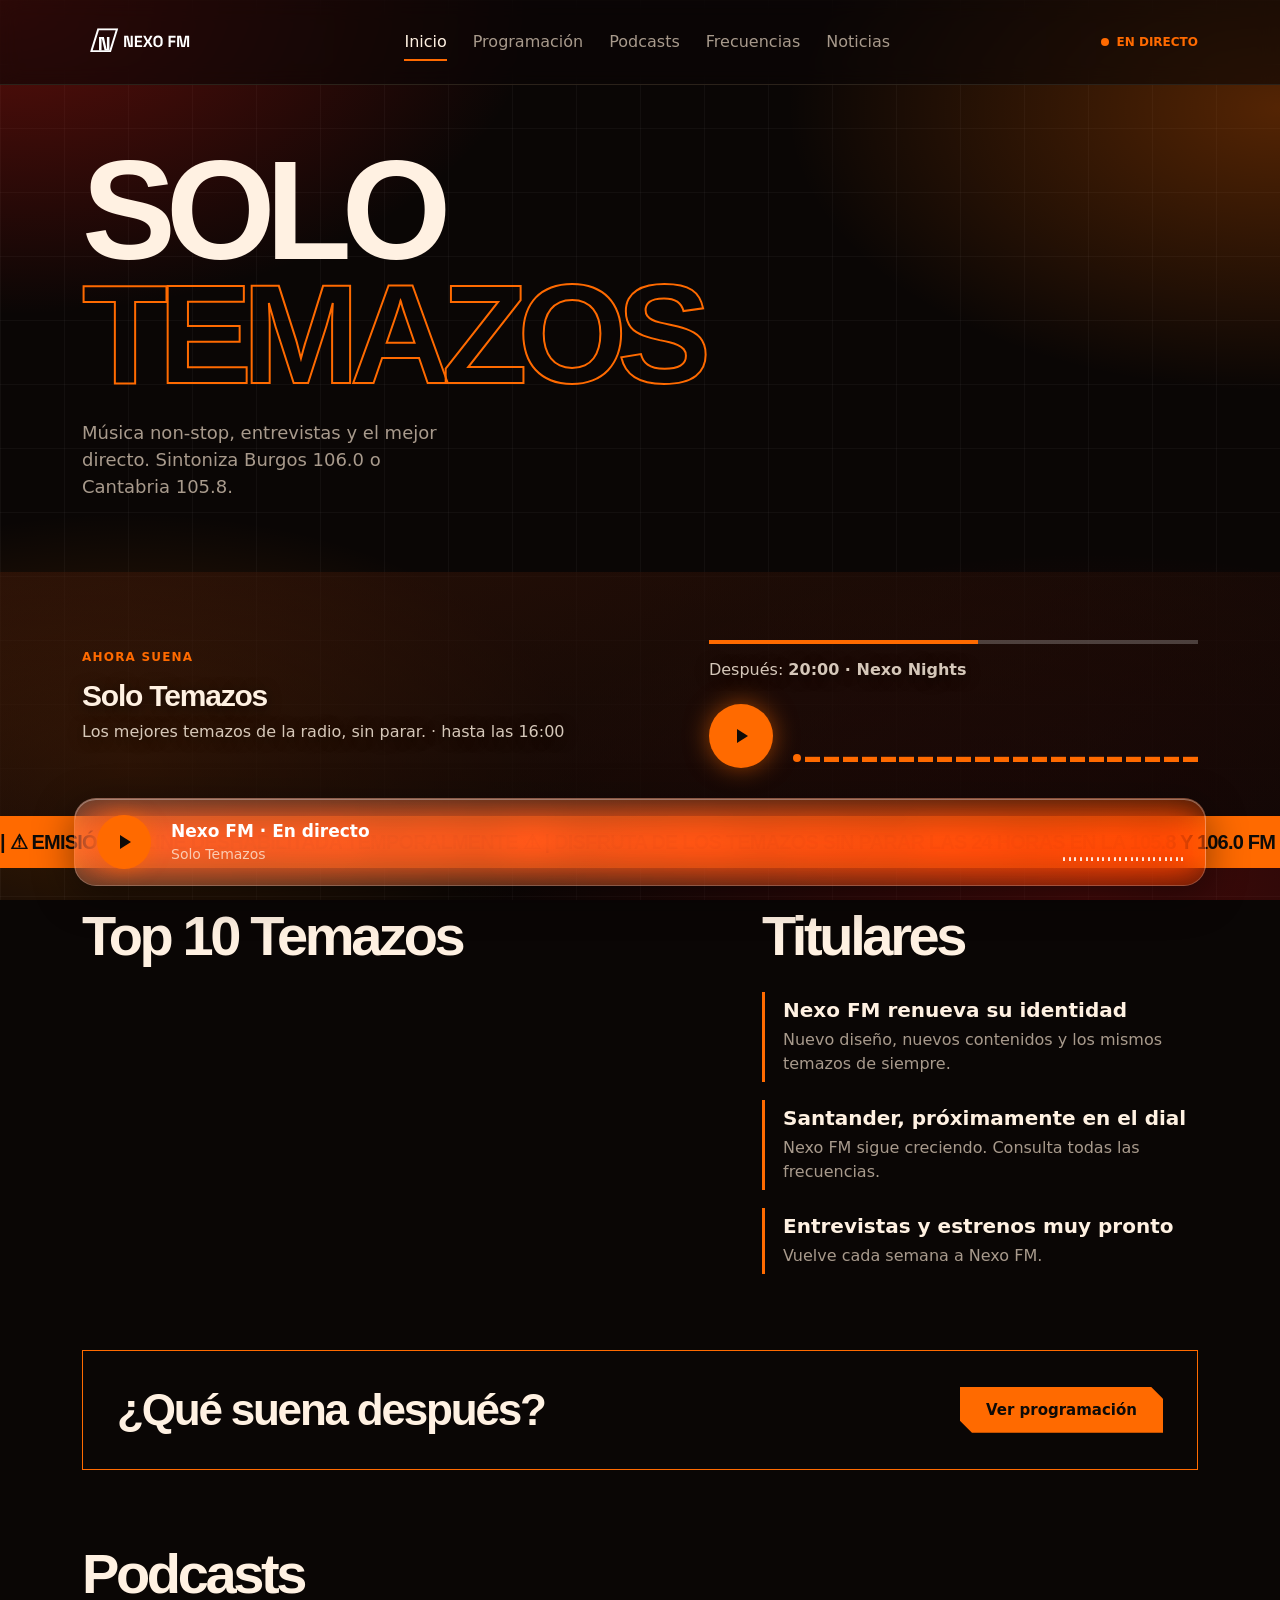
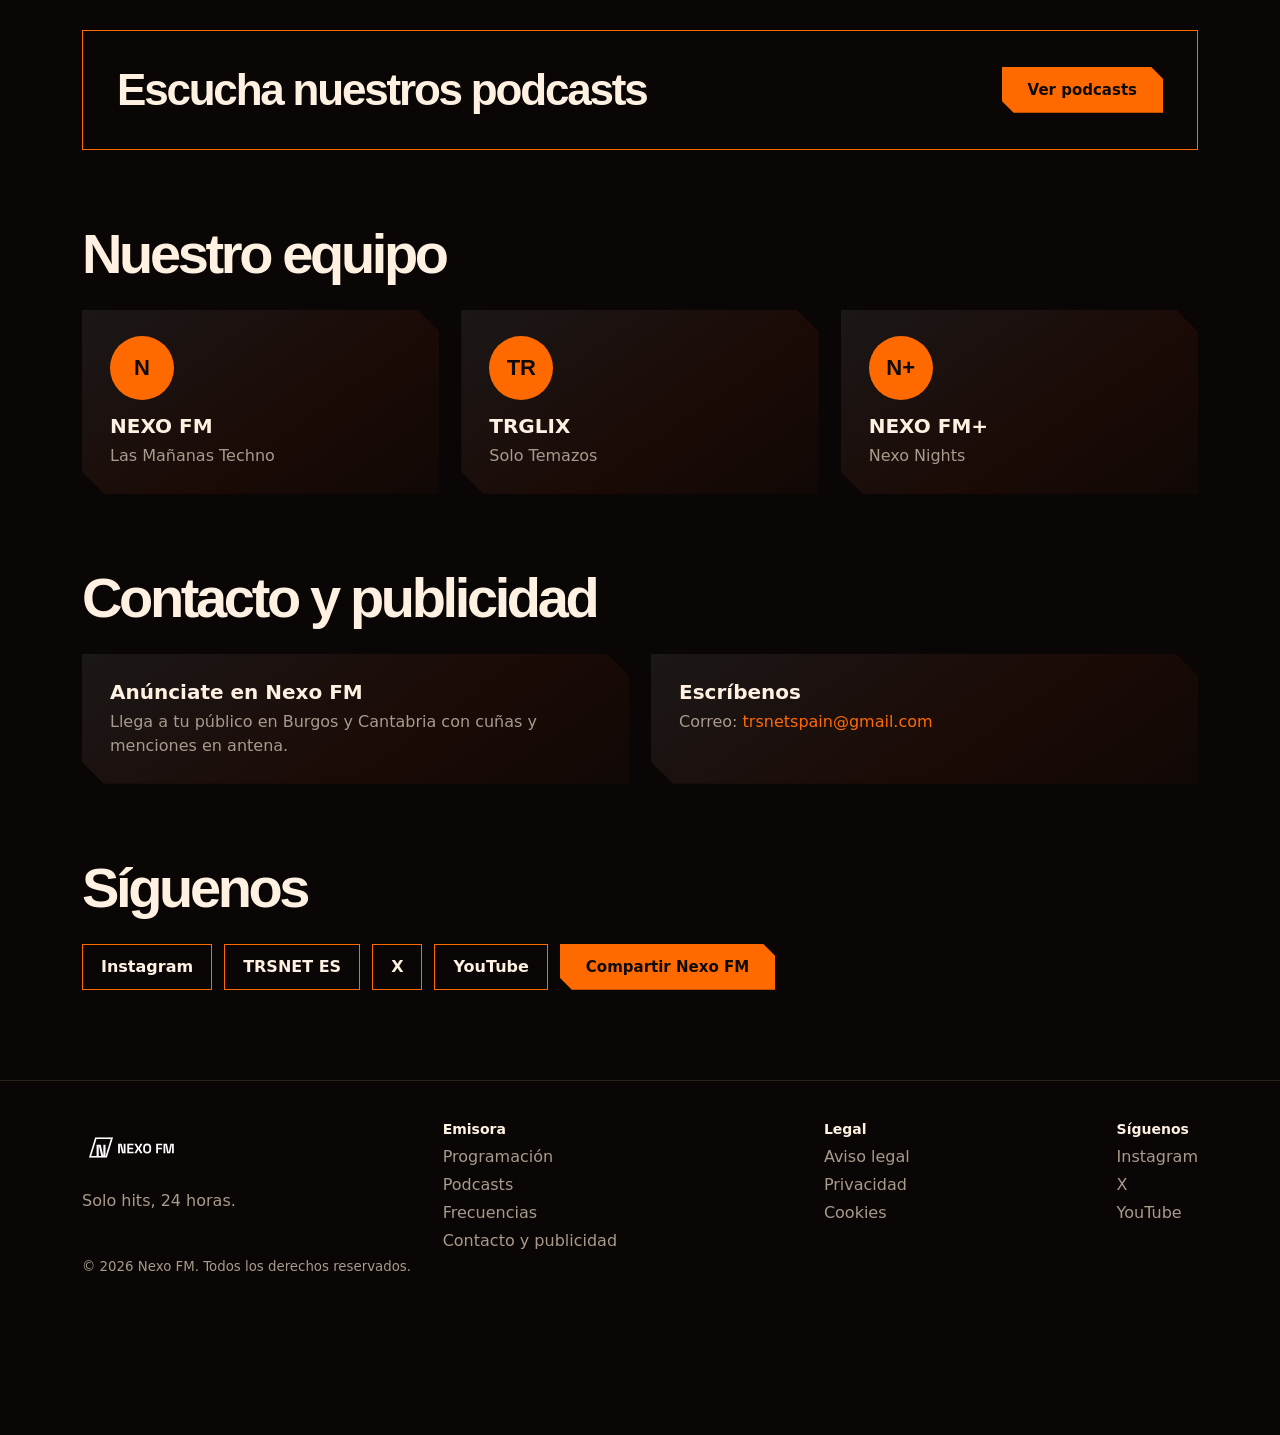
<file: index.html>
<!DOCTYPE html><html lang="es"><head><meta charset="UTF-8"><meta http-equiv="Content-Security-Policy" content="default-src 'none'; script-src 'self'; style-src 'self' https://fonts.googleapis.com; style-src-attr 'unsafe-inline'; font-src https://fonts.gstatic.com; img-src 'self' data: https://i.scdn.co https://*.mzstatic.com; media-src 'self' https:; connect-src 'self' https://api.zeno.fm https://*.workers.dev https://itunes.apple.com; base-uri 'none'; form-action 'none'; object-src 'none'"><meta name="referrer" content="strict-origin-when-cross-origin"><meta name="viewport" content="width=device-width, initial-scale=1"><title>Inicio | NEXO FM</title><meta name="theme-color" content="#0e0b08"><link rel="icon" href="logo.svg"><link href="https://fonts.googleapis.com/css2?family=Unbounded:wght@500;800&family=Space+Grotesk:wght@400;500;600;700&display=swap" rel="stylesheet"><link rel="stylesheet" href="mega.css?v=3"></head>
<body data-p="i"><div id="top"></div>
<main>
<section class="hero"><div class="wrap"><div><h1><span>SOLO</span><span class="o">TEMAZOS</span></h1><p class="sub">Música non-stop, entrevistas y el mejor directo. Sintoniza Burgos 106.0 o Cantabria 105.8.</p></div>
</div></section>
<section class="nowband"><div class="nbg" data-bg aria-hidden="true"></div><div class="wrap"><div class="now"><div class="now-main"><img data-cover class="cover" alt="Carátula" width="150" height="150" hidden><div class="now-txt"><small>AHORA SUENA</small><h2 data-now>Nexo FM</h2><p data-nowd>Solo hits, 24 horas</p><p class="song" data-song></p></div></div><div><div class="pg"><i id="pgb"></i></div><p>Después: <b data-next>Más temazos</b></p><div class="cta"><button class="pb" data-play aria-label="Escuchar en directo"><svg viewBox="0 0 24 24"><path d="M8 5v14l11-7z"/></svg></button><div class="eq live" style="flex:1"></div></div></div></div></div></section>
<div class="tk" aria-hidden="true"><div>| ⚠ EMISIÓN ONLINE DESHABILITADA TEMPORALMENTE ⚠ |  DISFRUTA DE LOS TEMAZOS SIN PARAR LAS 24 HORAS EN LA 105.8 Y 106.0 FM || ⚠ EMISIÓN ONLINE DESHABILITADA TEMPORALMENTE ⚠ |</div></div>
<div class="wrap">
<section class="sec two" id="noticias"><div><h2 class="t2">Top 10 Temazos</h2><ol class="top" id="chart"></ol></div>
<div><h2 class="t2">Titulares</h2><div class="news"><article class="nw"><h3>Nexo FM renueva su identidad</h3><p>Nuevo diseño, nuevos contenidos y los mismos temazos de siempre.</p></article><article class="nw"><h3>Santander, próximamente en el dial</h3><p>Nexo FM sigue creciendo. Consulta todas las frecuencias.</p></article><article class="nw"><h3>Entrevistas y estrenos muy pronto</h3><p>Vuelve cada semana a Nexo FM.</p></article></div></div></section>
<div class="band"><h3>¿Qué suena después?</h3><a class="btn" href="programacion.html">Ver programación</a></div>



<section class="sec" id="podcasts"><h2 class="t2">Podcasts</h2><div class="band" style="margin-top:0"><h3>Escucha nuestros podcasts</h3><a class="btn" href="podcasts.html">Ver podcasts</a></div></section>

<section class="sec" id="equipo"><h2 class="t2">Nuestro equipo</h2><div class="g3"><div class="ch"><div class="av">N</div><h3>NEXO FM</h3><p>Las Mañanas Techno</p></div><div class="ch"><div class="av">TR</div><h3>TRGLIX</h3><p>Solo Temazos</p></div><div class="ch"><div class="av">N+</div><h3>NEXO FM+</h3><p>Nexo Nights</p></div></div></section>

<section class="sec" id="contacto"><h2 class="t2">Contacto y publicidad</h2><div class="g2"><div class="ch"><h3>Anúnciate en Nexo FM</h3><p>Llega a tu público en Burgos y Cantabria con cuñas y menciones en antena.</p></div><div class="ch"><h3>Escríbenos</h3><p>Correo: <a data-mail></a></p></div></div></section>

<section class="sec"><h2 class="t2">Síguenos</h2><div class="soc"><a href="https://www.instagram.com/nexofm_es" rel="noopener noreferrer" target="_blank">Instagram</a><a href="https://trsnet-esp.github.io" rel="noopener noreferrer" target="_blank">TRSNET ES</a><a href="https://x.com/trsnetes" rel="noopener noreferrer" target="_blank">X</a><a href="https://www.youtube.com/@nexofm" rel="noopener noreferrer" target="_blank">YouTube</a><button class="btn" data-share>Compartir Nexo FM</button></div></section>
</div></main>
<div id="foot"></div><script src="nexo-data.js?v=3"></script><script src="nexo-cover.js?v=3"></script><script src="mega.js?v=3"></script></body></html>
</file>
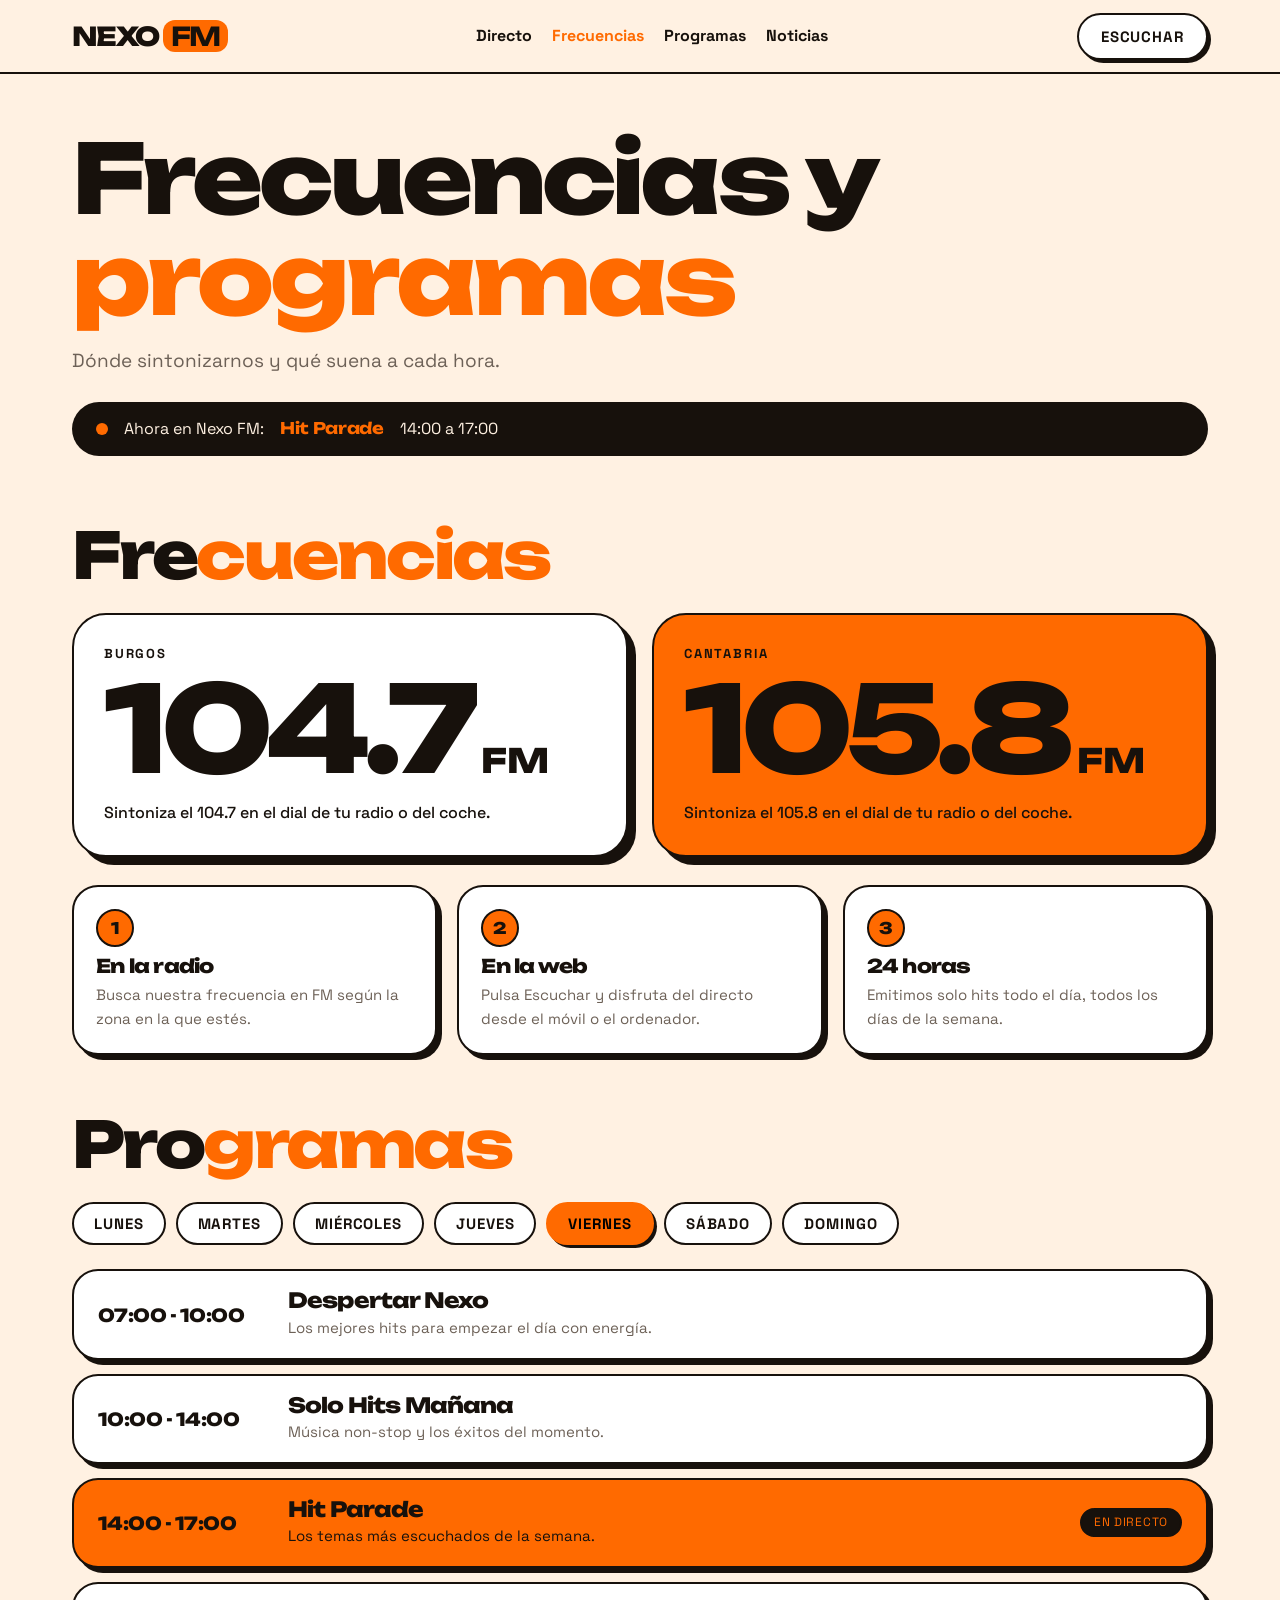
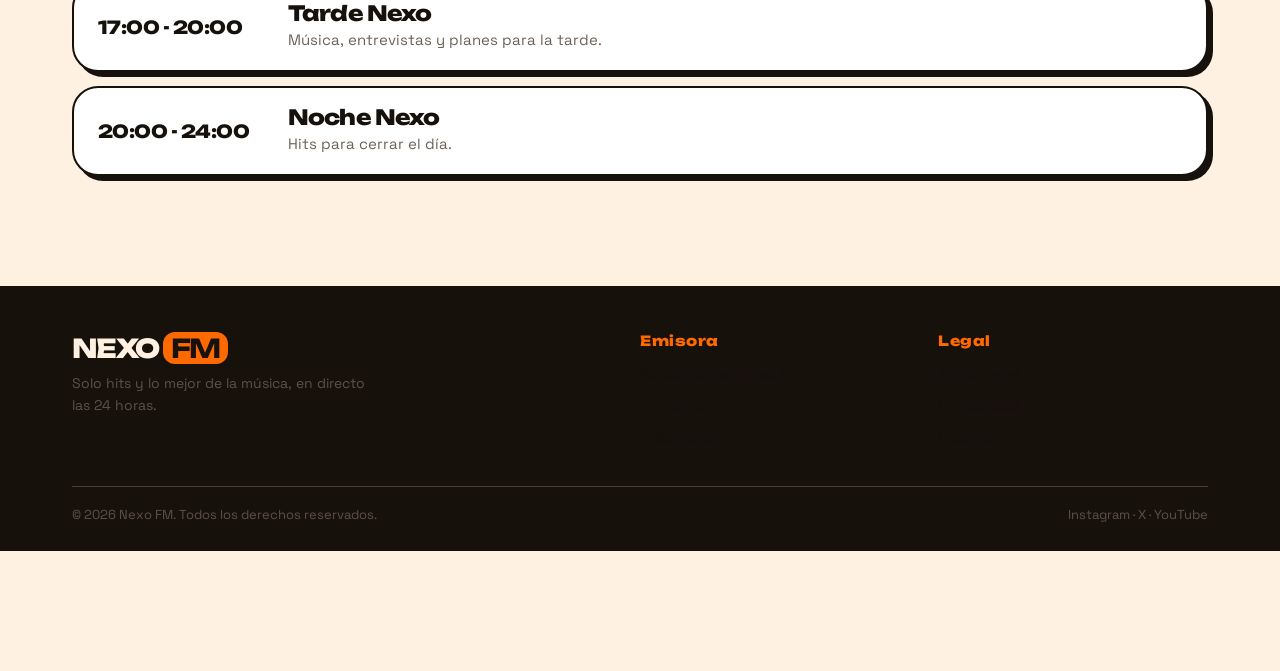
<file: frec.html>
<!DOCTYPE html>
<html lang="es">
<head>
<meta charset="UTF-8">
<meta name="viewport" content="width=device-width, initial-scale=1, viewport-fit=cover">
<meta name="color-scheme" content="light">
<title>Frecuencias y programación | Nexo FM · Burgos 104.7 FM y Cantabria 105.8 FM</title>
<meta name="description" content="Dónde sintonizar Nexo FM: Burgos 104.7 FM y Cantabria 105.8 FM, y la programación completa de la semana. Solo hits las 24 horas.">
<link rel="canonical" href="https://www.nexofm.es/frecuencias-programas.html">
<meta property="og:type" content="website"><meta property="og:title" content="Frecuencias y programación de Nexo FM"><meta property="og:description" content="Burgos 104.7 FM y Cantabria 105.8 FM. Programación semanal."><meta property="og:url" content="https://www.nexofm.es/frecuencias-programas.html"><meta property="og:image" content="https://www.nexofm.es/sfot.png">
<script type="application/ld+json">
{"@context":"https://schema.org","@type":"RadioStation","name":"Nexo FM","url":"https://www.nexofm.es/","slogan":"Solo hits, las 24 horas","areaServed":["Burgos","Cantabria"],"hasBroadcastService":[{"@type":"RadioBroadcastService","name":"Nexo FM Burgos","broadcastFrequency":{"@type":"BroadcastFrequencySpecification","broadcastFrequencyValue":"104.7","broadcastSignalModulation":"FM"}},{"@type":"RadioBroadcastService","name":"Nexo FM Cantabria","broadcastFrequency":{"@type":"BroadcastFrequencySpecification","broadcastFrequencyValue":"105.8","broadcastSignalModulation":"FM"}}]}
</script>
<link rel="icon" href="data:image/svg+xml,%3Csvg xmlns='http://www.w3.org/2000/svg' viewBox='0 0 64 64'%3E%3Crect width='64' height='64' rx='14' fill='%23ff6a00'/%3E%3Cpath d='M18 46V18l28 28V18' fill='none' stroke='%23000' stroke-width='7' stroke-linejoin='round'/%3E%3C/svg%3E">
<link href="https://fonts.googleapis.com/css2?family=Unbounded:wght@500;800&family=Space+Grotesk:wght@400;500;700&display=swap" rel="stylesheet">
<link rel="stylesheet" href="nexo.css">
<link rel="stylesheet" href="noticias.css">
<style>
.hd{padding:54px 0 10px}.hd h1{font-size:clamp(40px,8vw,96px)}.hd h1 em{font-style:normal;color:var(--ac)}
.hd p{font-size:19px;max-width:48ch;margin:16px 0 0;color:var(--mut)}
.sec{padding-top:56px}.sec>h2{font-size:clamp(32px,6vw,64px);margin-bottom:24px}.sec>h2 em{font-style:normal;color:var(--ac)}
.fq{display:grid;grid-template-columns:1fr 1fr;gap:24px}@media(max-width:760px){.fq{grid-template-columns:1fr}}
.fc{background:var(--sf);border:2px solid var(--ln);border-radius:34px;box-shadow:8px 8px 0 var(--ln);padding:30px;display:flex;flex-direction:column;gap:6px;transition:transform .2s}
.fc:hover{transform:translate(-3px,-3px) rotate(-.6deg)}
.fc:nth-child(2){background:var(--ac)}.fc:nth-child(2):hover{transform:translate(-3px,-3px) rotate(.6deg)}
.fc .z{font:700 13px var(--fb);letter-spacing:.14em;text-transform:uppercase}
.fc .n{font:800 clamp(64px,11vw,120px) var(--fd);letter-spacing:-.06em;line-height:1}
.fc .n small{font-size:.28em;letter-spacing:0;margin-left:8px}
.fc p{margin:6px 0 0;font-weight:500}
.how{display:grid;grid-template-columns:repeat(3,1fr);gap:20px;margin-top:28px}@media(max-width:760px){.how{grid-template-columns:1fr}}
.hw{background:var(--sf);border:2px solid var(--ln);border-radius:var(--rad);box-shadow:5px 5px 0 var(--ln);padding:22px}
.hw b{display:inline-grid;place-items:center;width:38px;height:38px;border-radius:50%;background:var(--ac);border:2px solid var(--ln);font:800 16px var(--fd);margin-bottom:10px}
.hw h3{font-size:19px;margin-bottom:6px}.hw p{margin:0;color:var(--mut);font-size:15px}
.now{display:flex;align-items:center;gap:16px;flex-wrap:wrap;background:var(--ink);color:#fff1e2;border-radius:99px;padding:14px 24px;margin-top:26px}
.now .d{width:12px;height:12px;border-radius:50%;background:var(--ac);animation:pl 1.4s infinite}@keyframes pl{50%{transform:scale(1.6);opacity:.4}}
.now b{color:var(--ac);font-family:var(--fd);letter-spacing:-.02em}
.tabs{display:flex;gap:10px;flex-wrap:wrap;margin-bottom:24px}
.tabs button{background:var(--sf);color:var(--ink);border:2px solid var(--ln);border-radius:99px;padding:10px 20px;font:700 15px var(--fb);cursor:pointer}
.tabs button[aria-selected=true]{background:var(--ac);box-shadow:3px 3px 0 var(--ln)}
.pl{display:grid;gap:14px}
.pr{display:grid;grid-template-columns:170px 1fr auto;gap:20px;align-items:center;background:var(--sf);border:2px solid var(--ln);border-radius:var(--rad);box-shadow:5px 5px 0 var(--ln);padding:18px 24px;animation:in .45s both}
@keyframes in{from{opacity:0;transform:translateY(14px)}}
@media(max-width:640px){.pr{grid-template-columns:1fr;gap:6px}}
.pr .h{font:800 18px var(--fd);letter-spacing:-.03em}
.pr h3{font-size:21px;margin-bottom:4px}.pr p{margin:0;color:var(--mut);font-size:15px}
.pr.on{background:var(--ac)}.pr.on p{color:var(--ink)}
.pr .tag{background:var(--ink);color:var(--ac)}
</style>
</head>
<body>
<header class="top"><div class="wrap">
  <a class="logo" href="index.html#inicio">NEXO<b>FM</b></a>
  <nav class="mn"><a href="index.html#inicio">Directo</a><a href="#frecuencias" class="on">Frecuencias</a><a href="#programas">Programas</a><a href="noticias.html">Noticias</a></nav>
  <a class="btn" href="index.html#inicio">Escuchar</a>
</div></header>
<main>
<div class="wrap">
  <div class="hd"><h1>Frecuencias y <em>programas</em></h1><p>Dónde sintonizarnos y qué suena a cada hora.</p>
    <div class="now" id="now" role="status"><span class="d"></span><span>Ahora en Nexo FM:</span><b id="nowN">Solo hits</b><span id="nowH"></span></div></div>

  <section class="sec" id="frecuencias"><h2>Fre<em>cuencias</em></h2>
    <div class="fq">
      <article class="fc"><span class="z">Burgos</span><div class="n">104.7<small>FM</small></div><p>Sintoniza el 104.7 en el dial de tu radio o del coche.</p></article>
      <article class="fc"><span class="z">Cantabria</span><div class="n">105.8<small>FM</small></div><p>Sintoniza el 105.8 en el dial de tu radio o del coche.</p></article>
    </div>
    <div class="how">
      <div class="hw"><b>1</b><h3>En la radio</h3><p>Busca nuestra frecuencia en FM según la zona en la que estés.</p></div>
      <div class="hw"><b>2</b><h3>En la web</h3><p>Pulsa Escuchar y disfruta del directo desde el móvil o el ordenador.</p></div>
      <div class="hw"><b>3</b><h3>24 horas</h3><p>Emitimos solo hits todo el día, todos los días de la semana.</p></div>
    </div>
  </section>

  <section class="sec" id="programas" style="padding-bottom:70px"><h2>Pro<em>gramas</em></h2>
    <div class="tabs" id="tabs" role="tablist" aria-label="Día de la semana"></div>
    <div class="pl" id="pl" aria-live="polite"></div>
  </section>
</div>
</main>
<footer><div class="wrap"><div class="fg">
  <div><div class="logo">NEXO<b>FM</b></div><p>Solo hits y lo mejor de la música, en directo las 24 horas.</p></div>
  <div><h2>Emisora</h2><a href="index.html#inicio">Escuchar en directo</a><a href="noticias.html">Noticias</a><a href="#frecuencias">Frecuencias</a></div>
  <div><h2>Legal</h2><a href="index.html">Aviso legal</a><a href="index.html">Privacidad</a><a href="index.html">Cookies</a></div>
</div><div class="fb"><span>© 2026 Nexo FM. Todos los derechos reservados.</span><span><a href="https://www.instagram.com/nexofm_es" target="_blank" rel="noopener">Instagram</a> · <a href="https://x.com/nexofm_es" target="_blank" rel="noopener">X</a> · <a href="https://www.youtube.com/@nexofm" target="_blank" rel="noopener">YouTube</a></span></div></div></footer>
<script>
/* ===== EDITAR: programas de ejemplo. s = hora de inicio, e = hora de fin (24 = medianoche),
   days = días en que se emite (0 domingo, 1 lunes ... 6 sábado). Pon aquí tus programas reales. ===== */
var PROG=[
  {n:'Despertar Nexo',d:'Los mejores hits para empezar el día con energía.',s:7,e:10,days:[1,2,3,4,5]},
  {n:'Solo Hits Mañana',d:'Música non-stop y los éxitos del momento.',s:10,e:14,days:[1,2,3,4,5]},
  {n:'Hit Parade',d:'Los temas más escuchados de la semana.',s:14,e:17,days:[1,2,3,4,5]},
  {n:'Tarde Nexo',d:'Música, entrevistas y planes para la tarde.',s:17,e:20,days:[1,2,3,4,5]},
  {n:'Noche Nexo',d:'Hits para cerrar el día.',s:20,e:24,days:[1,2,3,4,5]},
  {n:'Finde Hits',d:'El fin de semana empieza aquí.',s:10,e:14,days:[6,0]},
  {n:'Sábado y Domingo Nexo',d:'Lo mejor de la música, sin parar.',s:14,e:20,days:[6,0]}
];
var FILL='Solo Hits non-stop',DN=['Domingo','Lunes','Martes','Miércoles','Jueves','Viernes','Sábado'],ORD=[1,2,3,4,5,6,0];
function esc(t){return String(t).replace(/[&<>"]/g,function(c){return{'&':'&amp;','<':'&lt;','>':'&gt;','"':'&quot;'}[c]})}
function hh(h){return('0'+(h%24)).slice(-2)+':00'}
function madrid(){var p=new Intl.DateTimeFormat('en-GB',{timeZone:'Europe/Madrid',weekday:'short',hour:'numeric',minute:'numeric',hour12:false}).formatToParts(new Date()),o={};
  p.forEach(function(x){o[x.type]=x.value});return{d:['Sun','Mon','Tue','Wed','Thu','Fri','Sat'].indexOf(o.weekday),h:(+o.hour%24)+(+o.minute)/60}}
function actual(){var t=madrid(),p=PROG.filter(function(x){return x.days.indexOf(t.d)>-1&&t.h>=x.s&&t.h<x.e})[0];return p||null}
function pintaAhora(){var p=actual();document.getElementById('nowN').textContent=p?p.n:FILL;document.getElementById('nowH').textContent=p?hh(p.s)+' a '+(p.e===24?'24:00':hh(p.e)):''}
var tabs=document.getElementById('tabs'),pl=document.getElementById('pl'),sel=madrid().d;
function pintaDia(){
  tabs.querySelectorAll('button').forEach(function(b){b.setAttribute('aria-selected',+b.dataset.d===sel)});
  var hoy=madrid(),ps=PROG.filter(function(x){return x.days.indexOf(sel)>-1}).sort(function(a,b){return a.s-b.s}),a=actual();
  pl.innerHTML=ps.length?ps.map(function(x,i){var on=sel===hoy.d&&a===x;
    return '<article class="pr'+(on?' on':'')+'" style="animation-delay:'+i*60+'ms"><div class="h">'+hh(x.s)+' - '+(x.e===24?'24:00':hh(x.e))+'</div><div><h3>'+esc(x.n)+'</h3><p>'+esc(x.d)+'</p></div>'+(on?'<span class="tag">En directo</span>':'')+'</article>'}).join('')
  :'<article class="pr"><div class="h">24 horas</div><div><h3>'+FILL+'</h3><p>Música sin parar durante todo el día.</p></div></article>'}
tabs.innerHTML=ORD.map(function(d){return '<button role="tab" data-d="'+d+'">'+DN[d]+'</button>'}).join('');
tabs.addEventListener('click',function(e){var b=e.target.closest('button');if(!b)return;sel=+b.dataset.d;pintaDia()});
pintaAhora();pintaDia();setInterval(function(){pintaAhora();pintaDia()},60000);
</script>
</body>
</html>
</file>
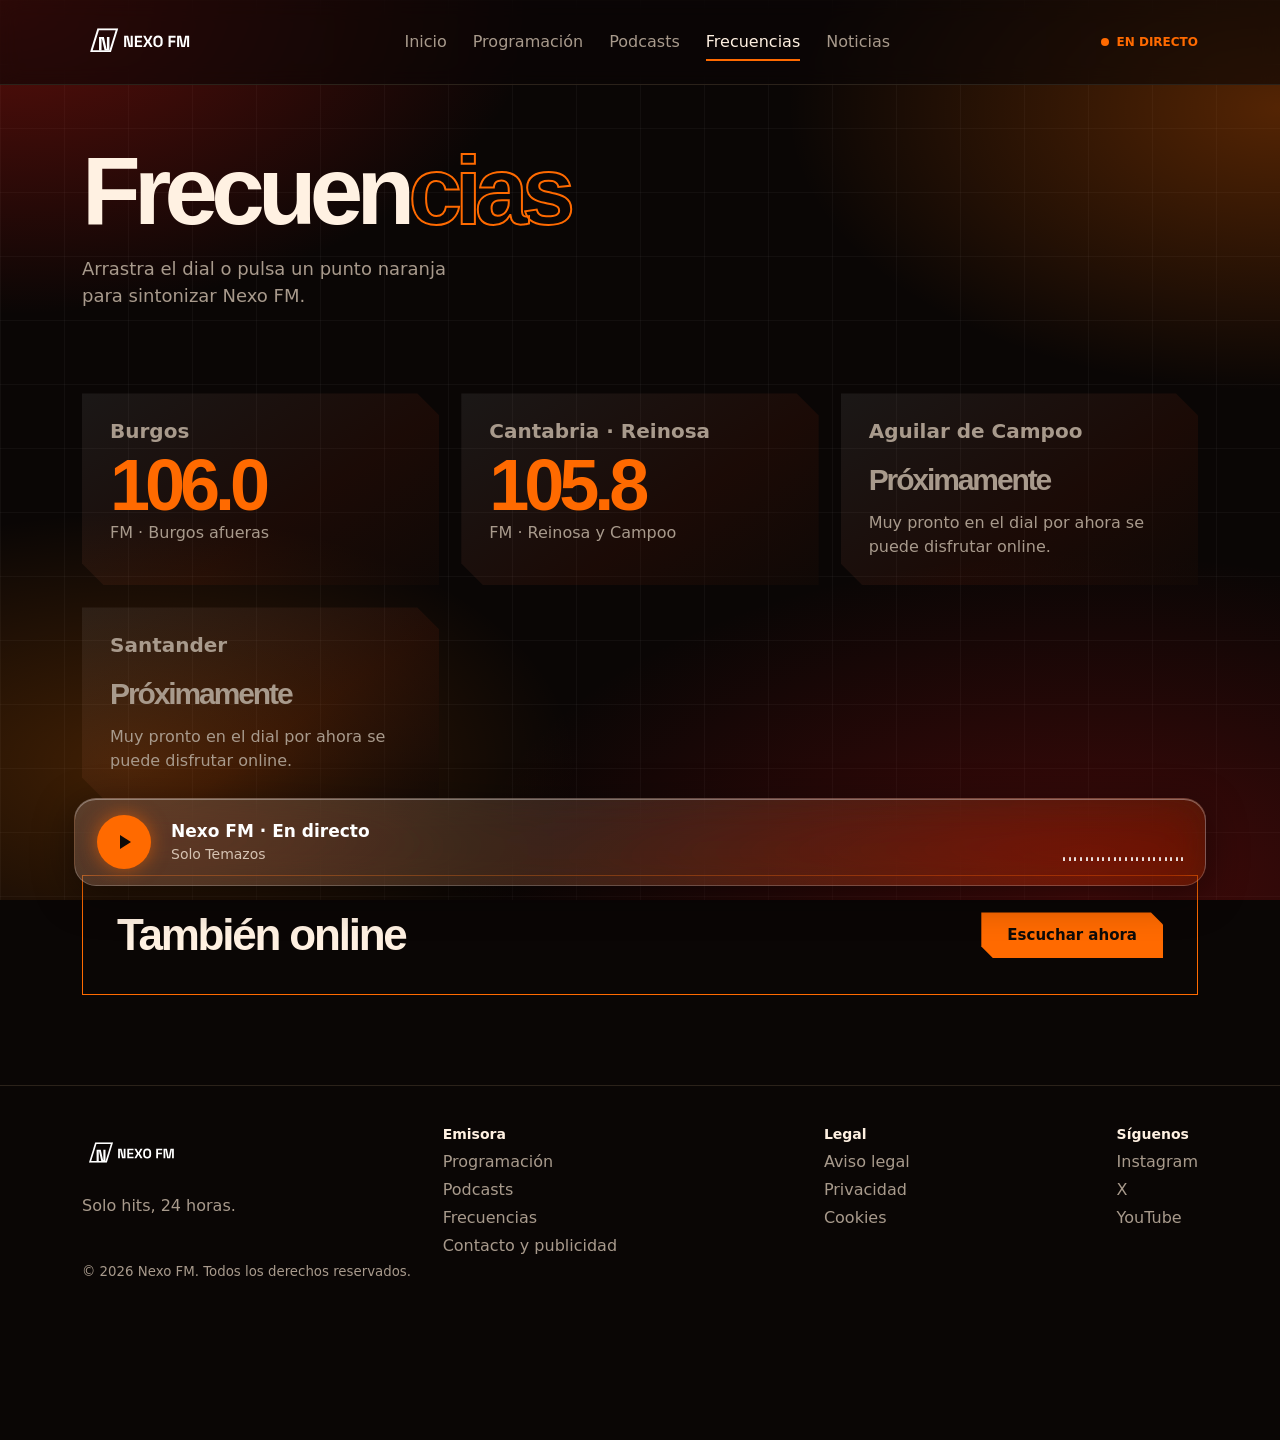
<file: frecuencias.html>
<!DOCTYPE html>
<html lang="es">
<head>
<meta charset="UTF-8"><meta http-equiv="Content-Security-Policy" content="default-src 'none'; script-src 'self'; style-src 'self' https://fonts.googleapis.com; style-src-attr 'unsafe-inline'; font-src https://fonts.gstatic.com; img-src 'self' data: https://i.scdn.co https://*.mzstatic.com; media-src 'self' https:; connect-src 'self' https://api.zeno.fm https://*.workers.dev https://itunes.apple.com; base-uri 'none'; form-action 'none'; object-src 'none'"><meta name="referrer" content="strict-origin-when-cross-origin">
<meta name="viewport" content="width=device-width, initial-scale=1">
<title>Frecuencias | NEXO FM</title>
<meta name="theme-color" content="#0e0b08">
<link rel="icon" href="data:image/svg+xml,%3Csvg xmlns=%27http://www.w3.org/2000/svg%27 viewBox=%270 0 64 64%27%3E%3Crect width=%2764%27 height=%2764%27 rx=%2714%27 fill=%27%23ff6a00%27/%3E%3Cpath d=%27M18 46V18l28 28V18%27 fill=%27none%27 stroke=%27%23000%27 stroke-width=%277%27 stroke-linejoin=%27round%27/%3E%3C/svg%3E">
<link href="https://fonts.googleapis.com/css2?family=Unbounded:wght@500;800&family=Space+Grotesk:wght@400;500;600;700&display=swap" rel="stylesheet">
<link rel="stylesheet" href="mega.css?v=3">
</head>
<body data-p="f">
<div id="top"></div>
<main>
  <section class="hero">
    <div class="wrap" style="display:block">
      <h1 style="font-size:clamp(40px,8vw,96px)">Frecuen<span class="o" style="display:inline">cias</span></h1>
      <p class="sub">Arrastra el dial o pulsa un punto naranja para sintonizar Nexo FM.</p>
    </div>
  </section>

  <div class="wrap">
    
    <div class="fr">
      <div class="ch fc">
        <h3>Burgos</h3><b>106.0</b>
        <p>FM · Burgos afueras</p>
      </div>
      <div class="ch fc">
        <h3>Cantabria · Reinosa</h3><b>105.8</b>
        <p>FM · Reinosa y Campoo</p>
      </div>
      <div class="ch fc s">
        <h3>Aguilar de Campoo</h3><b>Próximamente</b>
        <p>Muy pronto en el dial por ahora se puede disfrutar online.</p>
      </div>
      
      <div class="ch fc s">
        <h3>Santander</h3><b>Próximamente</b>
        <p>Muy pronto en el dial por ahora se puede disfrutar online.</p>
      </div>
    </div>

    <div class="band">
      <h3>También online</h3>
      <button class="btn" data-play>Escuchar ahora</button>
    </div>
  </div>
</main>

<div id="foot"></div>
<script src="nexo-data.js?v=3"></script>
<script src="nexo-cover.js?v=3"></script><script src="mega.js?v=3"></script>
</body>
</html>
</file>
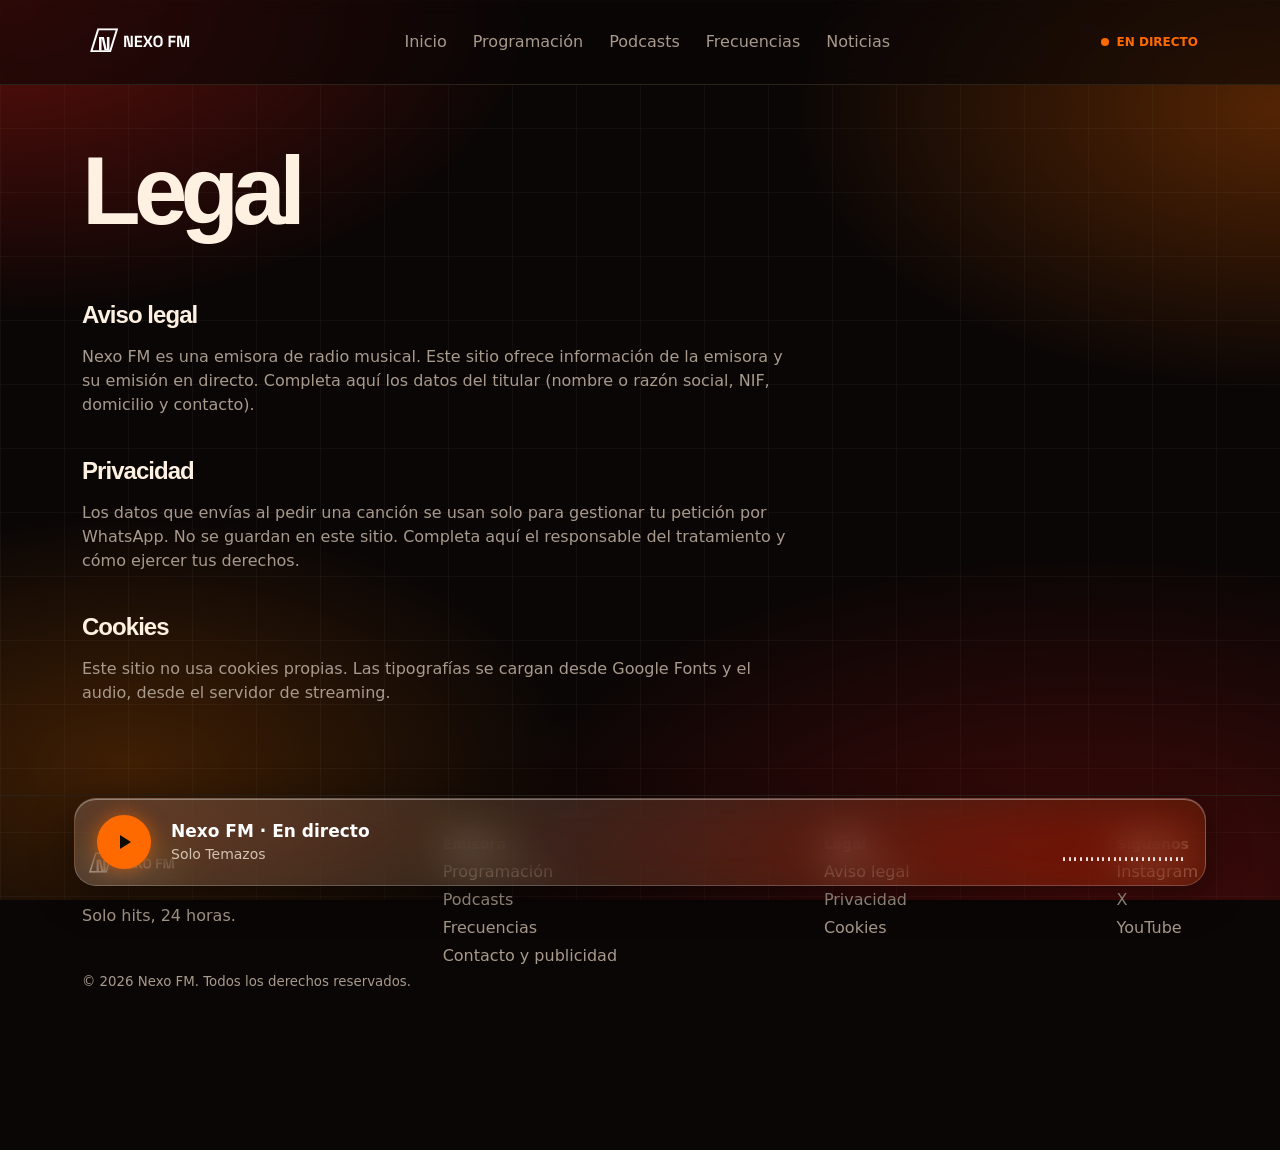
<file: legal.html>
<!DOCTYPE html><html lang="es"><head><meta charset="UTF-8"><meta http-equiv="Content-Security-Policy" content="default-src 'none'; script-src 'self'; style-src 'self' https://fonts.googleapis.com; style-src-attr 'unsafe-inline'; font-src https://fonts.gstatic.com; img-src 'self' data: https://i.scdn.co https://*.mzstatic.com; media-src 'self' https:; connect-src 'self' https://api.zeno.fm https://*.workers.dev https://itunes.apple.com; base-uri 'none'; form-action 'none'; object-src 'none'"><meta name="referrer" content="strict-origin-when-cross-origin"><meta name="viewport" content="width=device-width, initial-scale=1"><title>Legal | NEXO FM</title><meta name="theme-color" content="#0e0b08"><link href="https://fonts.googleapis.com/css2?family=Unbounded:wght@500;800&family=Space+Grotesk:wght@400;500;600;700&display=swap" rel="stylesheet"><link rel="stylesheet" href="mega.css?v=3"></head>
<body data-p="l"><div id="top"></div>
<main><section class="hero"><div class="wrap" style="display:block"><h1 style="font-size:clamp(40px,8vw,96px)">Legal</h1></div></section>
<div class="wrap lg">
<h2 id="aviso">Aviso legal</h2><p>Nexo FM es una emisora de radio musical. Este sitio ofrece información de la emisora y su emisión en directo. Completa aquí los datos del titular (nombre o razón social, NIF, domicilio y contacto).</p>
<h2 id="privacidad">Privacidad</h2><p>Los datos que envías al pedir una canción se usan solo para gestionar tu petición por WhatsApp. No se guardan en este sitio. Completa aquí el responsable del tratamiento y cómo ejercer tus derechos.</p>
<h2 id="cookies">Cookies</h2><p>Este sitio no usa cookies propias. Las tipografías se cargan desde Google Fonts y el audio, desde el servidor de streaming.</p>
</div></main><div id="foot"></div><script src="nexo-data.js?v=3"></script><script src="nexo-cover.js?v=3"></script><script src="mega.js?v=3"></script></body></html>
</file>
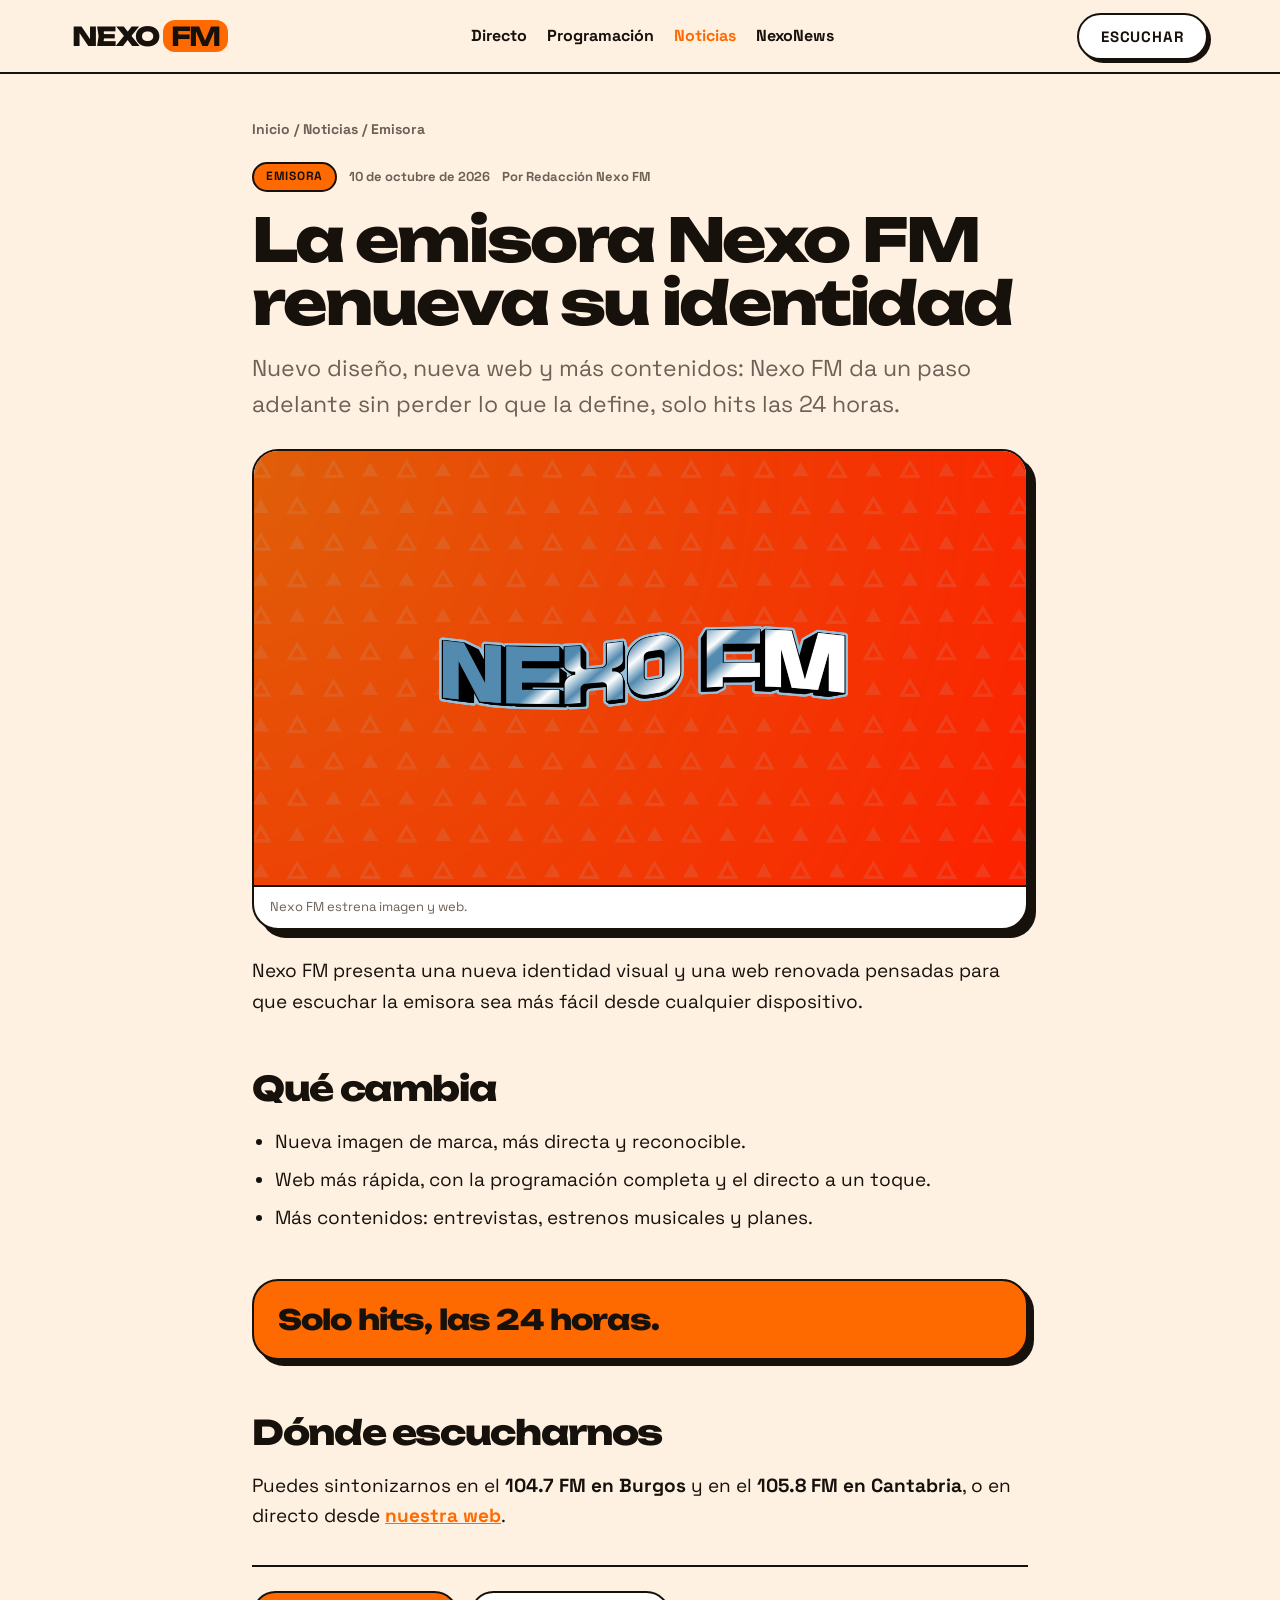
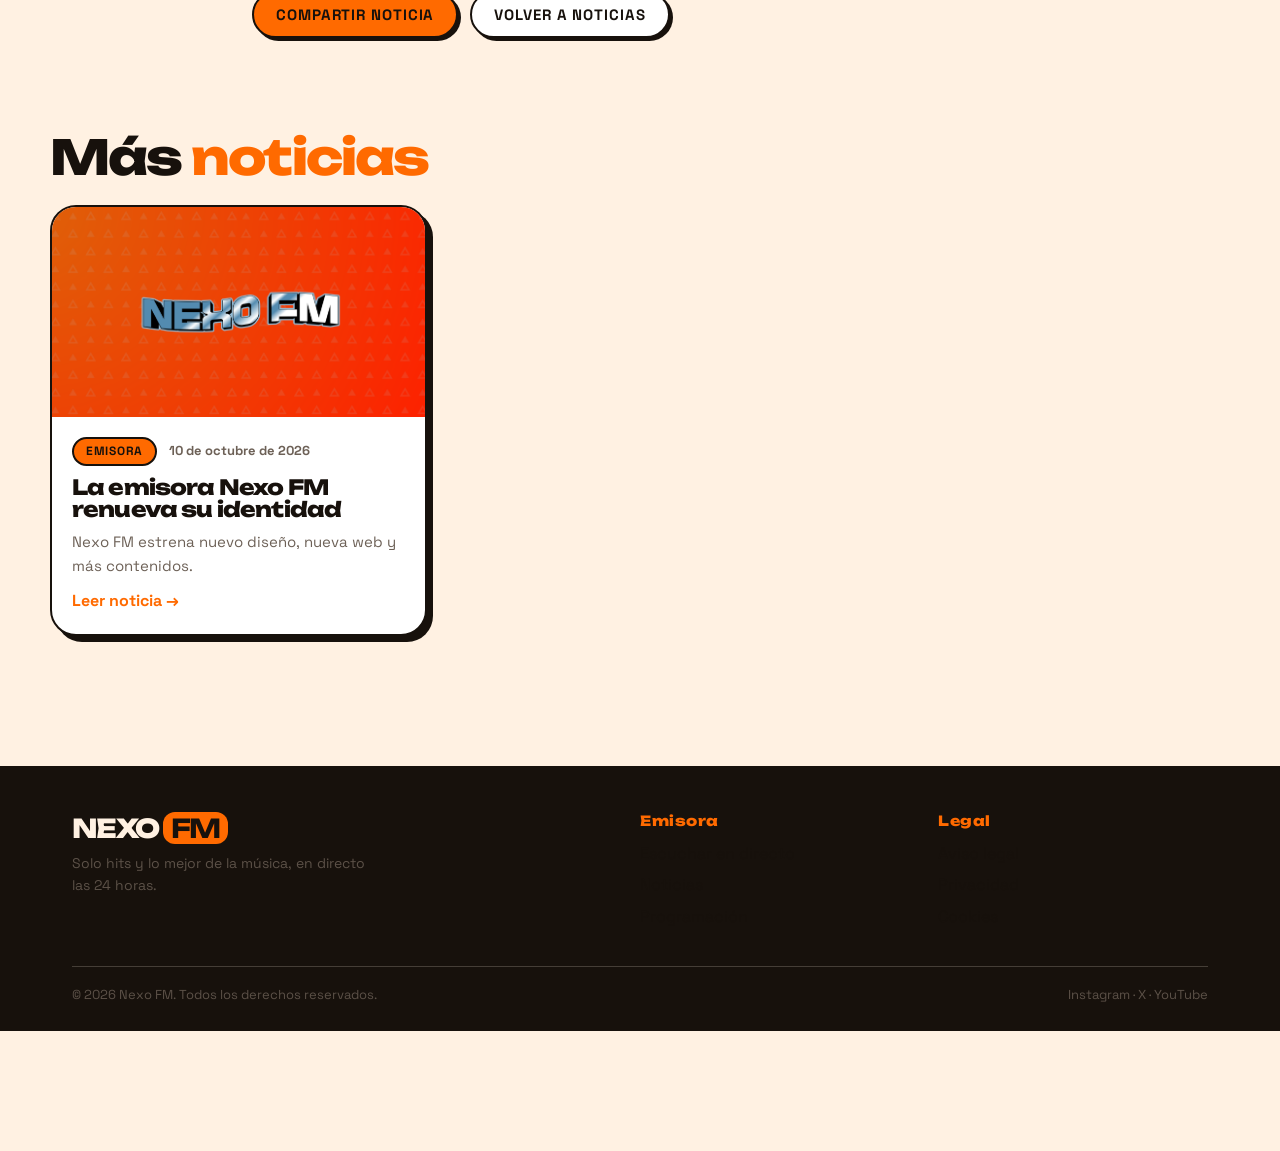
<file: noticia-plantilla.html>
<!DOCTYPE html>
<html lang="es">
<head>
<meta charset="UTF-8">
<meta name="viewport" content="width=device-width, initial-scale=1, viewport-fit=cover">
<meta name="color-scheme" content="light">
<!-- ===== PLANTILLA DE NOTICIA: copia este archivo (p. ej. noticia-mi-titulo.html) y cambia todo lo marcado con EDITAR ===== -->
<title>La emisora Nexo FM renueva su identidad | Noticias Nexo FM</title><!-- EDITAR: título (máx. 60 caracteres) -->
<meta name="description" content="Nexo FM estrena nuevo diseño, nueva web y más contenidos para seguir siendo tu emisora de solo hits."><!-- EDITAR: resumen (máx. 155 caracteres) -->
<link rel="canonical" href="https://www.nexofm.es/noticia-plantilla.html"><!-- EDITAR: URL final -->
<meta property="og:type" content="article"><meta property="og:title" content="La emisora Nexo FM renueva su identidad"><meta property="og:description" content="Nexo FM estrena nuevo diseño, nueva web y más contenidos."><meta property="og:url" content="https://www.nexofm.es/noticia-plantilla.html"><meta property="og:image" content="https://www.nexofm.es/sfot.png"><!-- EDITAR: título, resumen, URL e imagen -->
<script type="application/ld+json">
{"@context":"https://schema.org","@type":"NewsArticle","headline":"La emisora Nexo FM renueva su identidad","image":["https://www.nexofm.es/sfot.png"],"datePublished":"2026-10-10","author":{"@type":"Organization","name":"Redacción Nexo FM"},"publisher":{"@type":"Organization","name":"Nexo FM"}}
</script><!-- EDITAR: titular, imagen y fecha (AAAA-MM-DD) -->
<link rel="icon" href="data:image/svg+xml,%3Csvg xmlns='http://www.w3.org/2000/svg' viewBox='0 0 64 64'%3E%3Crect width='64' height='64' rx='14' fill='%23ff6a00'/%3E%3Cpath d='M18 46V18l28 28V18' fill='none' stroke='%23000' stroke-width='7' stroke-linejoin='round'/%3E%3C/svg%3E">
<link href="https://fonts.googleapis.com/css2?family=Unbounded:wght@500;800&family=Space+Grotesk:wght@400;500;700&display=swap" rel="stylesheet">
<link rel="stylesheet" href="nexo.css">
<link rel="stylesheet" href="noticias.css">
</head>
<body>
<div class="bar" id="bar"></div>
<header class="top"><div class="wrap">
  <a class="logo" href="index.html#inicio">NEXO<b>FM</b></a>
  <nav class="mn"><a href="index.html#inicio">Directo</a><a href="index.html#programas">Programación</a><a href="noticias.html" class="on">Noticias</a><a href="index.html#nexonews">NexoNews</a></nav>
  <a class="btn" href="index.html#inicio">Escuchar</a>
</div></header>
<main>
<article class="art">
  <div class="crumbs"><a href="index.html">Inicio</a> / <a href="noticias.html">Noticias</a> / Emisora</div><!-- EDITAR: categoría -->
  <div class="meta"><span class="tag">Emisora</span><time datetime="2026-10-10">10 de octubre de 2026</time><span>Por Redacción Nexo FM</span></div><!-- EDITAR: categoría, fecha, autor -->
  <h1>La emisora Nexo FM renueva su identidad</h1><!-- EDITAR: titular -->
  <p class="lead">Nuevo diseño, nueva web y más contenidos: Nexo FM da un paso adelante sin perder lo que la define, solo hits las 24 horas.</p><!-- EDITAR: entradilla -->
  <figure><img src="sfot.png" alt="Nexo FM renueva su identidad"><figcaption>Nexo FM estrena imagen y web.</figcaption></figure><!-- EDITAR: imagen, alt y pie -->

  <div class="cuerpo"><!-- EDITAR: cuerpo. Bloques disponibles: p, h2, ul, blockquote, enlaces -->
    <p>Nexo FM presenta una nueva identidad visual y una web renovada pensadas para que escuchar la emisora sea más fácil desde cualquier dispositivo.</p>
    <h2>Qué cambia</h2>
    <ul>
      <li>Nueva imagen de marca, más directa y reconocible.</li>
      <li>Web más rápida, con la programación completa y el directo a un toque.</li>
      <li>Más contenidos: entrevistas, estrenos musicales y planes.</li>
    </ul>
    <blockquote>Solo hits, las 24 horas.</blockquote>
    <h2>Dónde escucharnos</h2>
    <p>Puedes sintonizarnos en el <b>104.7 FM en Burgos</b> y en el <b>105.8 FM en Cantabria</b>, o en directo desde <a href="index.html#inicio">nuestra web</a>.</p>
  </div>

  <div class="acts">
    <button class="btn pri" id="share" type="button">Compartir noticia</button>
    <a class="btn" href="noticias.html">Volver a noticias</a>
  </div>
</article>

<section class="wrap mas"><h2>Más <em>noticias</em></h2>
  <div class="grid"><!-- EDITAR: 2 o 3 noticias relacionadas (copia tarjetas de noticias.html) -->
    <a class="nc" href="noticia-plantilla.html" data-cat="Emisora"><img src="sfot.png" alt="La emisora Nexo FM renueva su identidad" loading="lazy"><div class="tx"><div class="meta"><span class="tag">Emisora</span><time>10 de octubre de 2026</time></div><h3>La emisora Nexo FM renueva su identidad</h3><p>Nexo FM estrena nuevo diseño, nueva web y más contenidos.</p><span class="go">Leer noticia →</span></div></a>
  </div>
</section>
</main>
<footer><div class="wrap"><div class="fg">
  <div><div class="logo">NEXO<b>FM</b></div><p>Solo hits y lo mejor de la música, en directo las 24 horas.</p></div>
  <div><h2>Emisora</h2><a href="index.html#inicio">Escuchar en directo</a><a href="noticias.html">Noticias</a><a href="index.html#programas">Programación</a></div>
  <div><h2>Legal</h2><a href="index.html">Aviso legal</a><a href="index.html">Privacidad</a><a href="index.html">Cookies</a></div>
</div><div class="fb"><span>© 2026 Nexo FM. Todos los derechos reservados.</span><span><a href="https://www.instagram.com/nexofm_es" target="_blank" rel="noopener">Instagram</a> · <a href="https://x.com/nexofm_es" target="_blank" rel="noopener">X</a> · <a href="https://www.youtube.com/@nexofm" target="_blank" rel="noopener">YouTube</a></span></div></div></footer>
<script>
(function(){var bar=document.getElementById('bar');
function p(){var h=document.documentElement,m=h.scrollHeight-h.clientHeight;bar.style.width=(m>0?h.scrollTop/m*100:0)+'%'}
addEventListener('scroll',p,{passive:true});p();
var s=document.getElementById('share');
s.addEventListener('click',function(){var d={title:document.title,url:location.href};
if(navigator.share){navigator.share(d).catch(function(){})}
else if(navigator.clipboard){navigator.clipboard.writeText(d.url).then(function(){s.textContent='Enlace copiado';setTimeout(function(){s.textContent='Compartir noticia'},2200)})}})})();
</script>
</body>
</html>
</file>
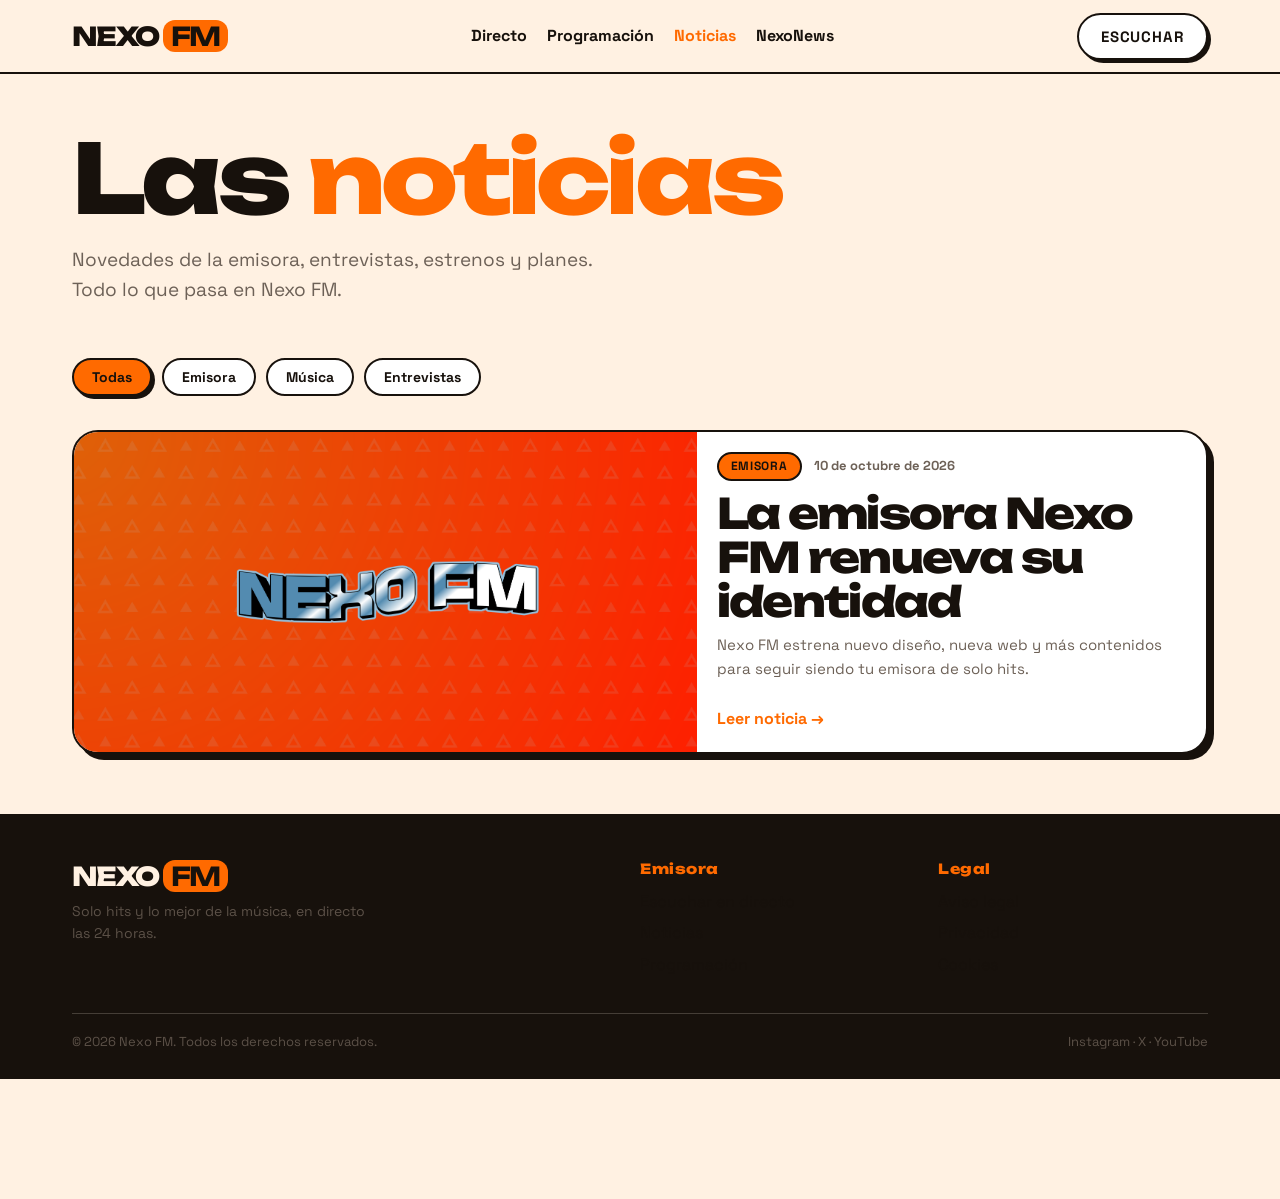
<file: noticias.html>
<!DOCTYPE html>
<html lang="es">
<head>
<meta charset="UTF-8">
<meta name="viewport" content="width=device-width, initial-scale=1, viewport-fit=cover">
<meta name="color-scheme" content="light">
<title>Noticias | Nexo FM · Solo Hits · Burgos 104.7 FM y Cantabria 105.8 FM</title>
<meta name="description" content="Últimas noticias de Nexo FM: novedades de la emisora, entrevistas, estrenos musicales y planes. Burgos 104.7 FM y Cantabria 105.8 FM.">
<link rel="canonical" href="https://www.nexofm.es/noticias.html">
<meta property="og:type" content="website"><meta property="og:title" content="Noticias de Nexo FM"><meta property="og:description" content="Novedades, entrevistas y estrenos de Nexo FM."><meta property="og:url" content="https://www.nexofm.es/noticias.html"><meta property="og:image" content="https://www.nexofm.es/sfot.png">
<link rel="icon" href="data:image/svg+xml,%3Csvg xmlns='http://www.w3.org/2000/svg' viewBox='0 0 64 64'%3E%3Crect width='64' height='64' rx='14' fill='%23ff6a00'/%3E%3Cpath d='M18 46V18l28 28V18' fill='none' stroke='%23000' stroke-width='7' stroke-linejoin='round'/%3E%3C/svg%3E">
<link href="https://fonts.googleapis.com/css2?family=Unbounded:wght@500;800&family=Space+Grotesk:wght@400;500;700&display=swap" rel="stylesheet">
<link rel="stylesheet" href="nexo.css">
<link rel="stylesheet" href="noticias.css">
</head>
<body>
<header class="top"><div class="wrap">
  <a class="logo" href="index.html#inicio">NEXO<b>FM</b></a>
  <nav class="mn"><a href="index.html#inicio">Directo</a><a href="index.html#programas">Programación</a><a href="noticias.html" class="on">Noticias</a><a href="index.html#nexonews">NexoNews</a></nav>
  <a class="btn" href="index.html#inicio">Escuchar</a>
</div></header>
<main>
<div class="wrap">
  <div class="nh"><h1>Las <em>noticias</em></h1><p>Novedades de la emisora, entrevistas, estrenos y planes. Todo lo que pasa en Nexo FM.</p></div>
  <div class="filt" id="filt" role="group" aria-label="Filtrar por categoría">
    <button aria-pressed="true" data-f="todas">Todas</button><button aria-pressed="false" data-f="Emisora">Emisora</button><button aria-pressed="false" data-f="Música">Música</button><button aria-pressed="false" data-f="Entrevistas">Entrevistas</button>
  </div>
  <div class="grid" id="grid">
<!-- AÑADE CADA NOTICIA NUEVA COMO UNA TARJETA. La más reciente arriba; usa class="nc big" para destacarla. -->
    <a class="nc big" href="noticia-plantilla.html" data-cat="Emisora"><img src="sfot.png" alt="La emisora Nexo FM renueva su identidad" loading="lazy"><div class="tx"><div class="meta"><span class="tag">Emisora</span><time>10 de octubre de 2026</time></div><h3>La emisora Nexo FM renueva su identidad</h3><p>Nexo FM estrena nuevo diseño, nueva web y más contenidos para seguir siendo tu emisora de solo hits.</p><span class="go">Leer noticia →</span></div></a>
  </div>
  <p class="vacio" id="vacio">Todavía no hay noticias en esta categoría.</p>
</div>
</main>
<footer><div class="wrap"><div class="fg">
  <div><div class="logo">NEXO<b>FM</b></div><p>Solo hits y lo mejor de la música, en directo las 24 horas.</p></div>
  <div><h2>Emisora</h2><a href="index.html#inicio">Escuchar en directo</a><a href="noticias.html">Noticias</a><a href="index.html#programas">Programación</a></div>
  <div><h2>Legal</h2><a href="index.html">Aviso legal</a><a href="index.html">Privacidad</a><a href="index.html">Cookies</a></div>
</div><div class="fb"><span>© 2026 Nexo FM. Todos los derechos reservados.</span><span><a href="https://www.instagram.com/nexofm_es" target="_blank" rel="noopener">Instagram</a> · <a href="https://x.com/nexofm_es" target="_blank" rel="noopener">X</a> · <a href="https://www.youtube.com/@nexofm" target="_blank" rel="noopener">YouTube</a></span></div></div></footer>
<script>
(function(){var b=document.querySelectorAll('#filt button'),c=document.querySelectorAll('#grid .nc'),v=document.getElementById('vacio');
b.forEach(function(x){x.addEventListener('click',function(){b.forEach(function(y){y.setAttribute('aria-pressed',y===x)});var f=x.dataset.f,n=0;
c.forEach(function(k){var s=f==='todas'||k.dataset.cat===f;k.style.display=s?'':'none';if(s)n++});v.style.display=n?'none':'block'})})})();
</script>
</body>
</html>
</file>
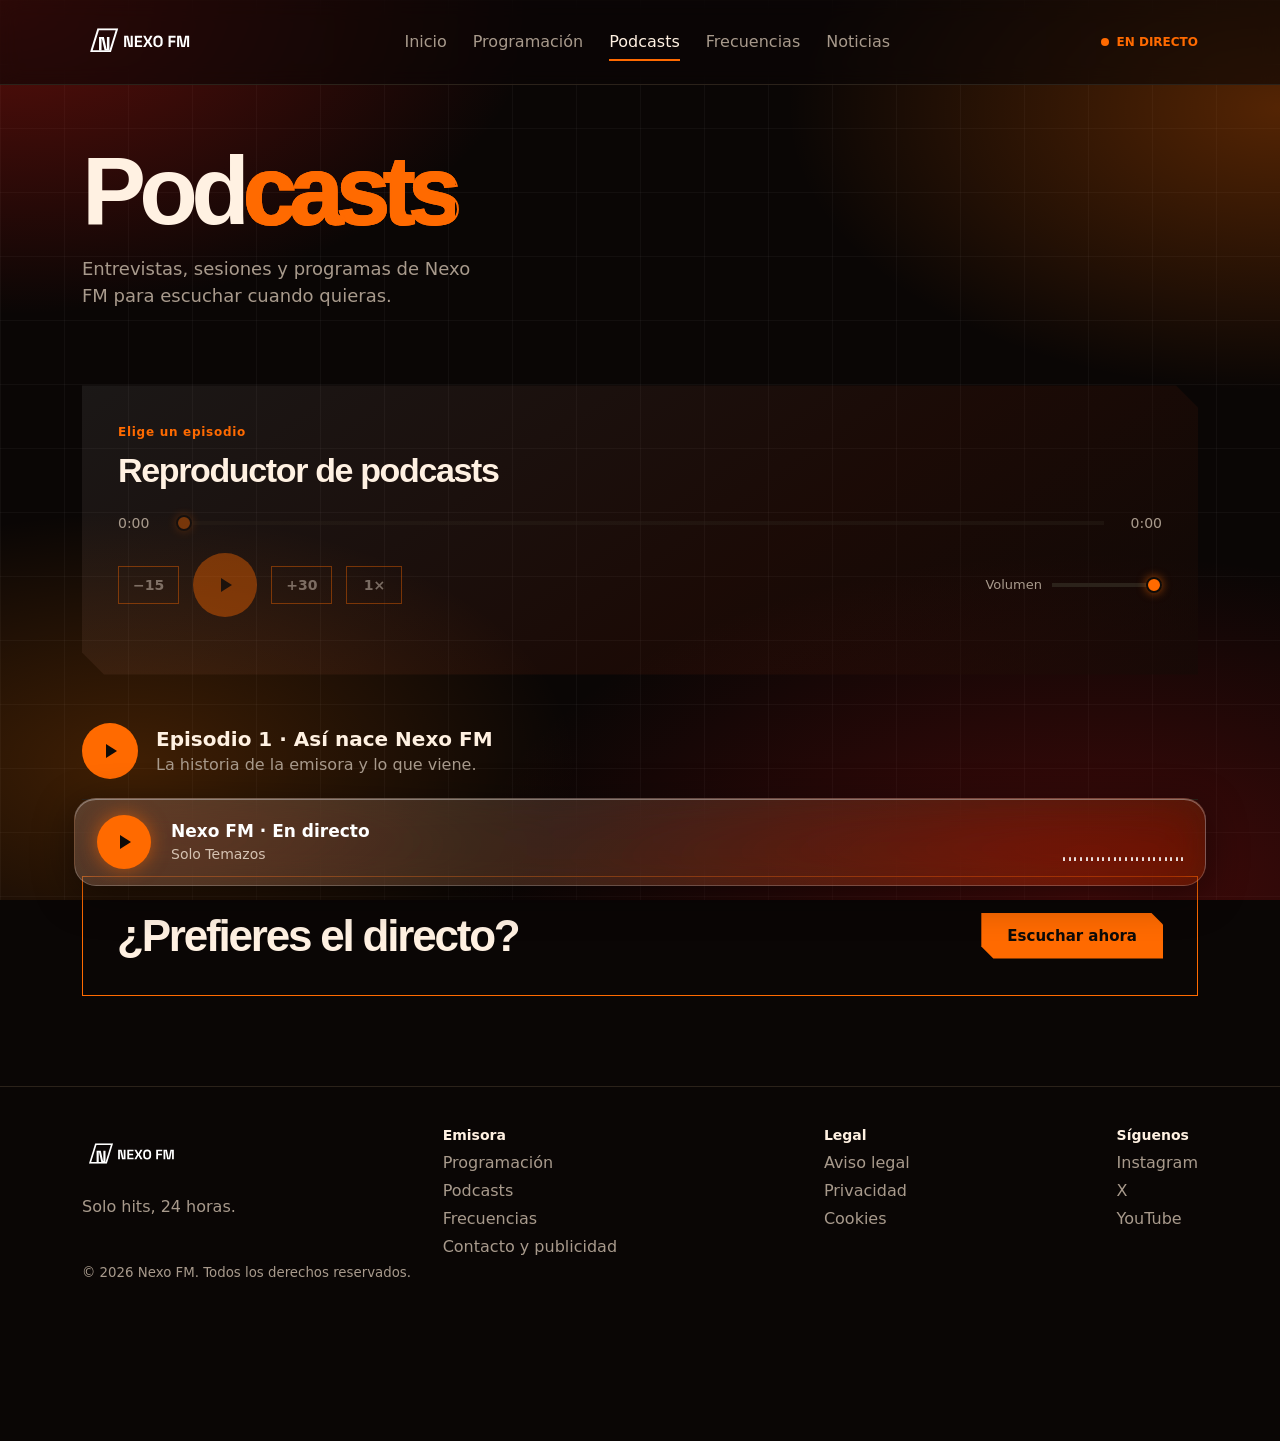
<file: podcasts.html>
<!DOCTYPE html>
<html lang="es">
<head>
<meta charset="UTF-8"><meta http-equiv="Content-Security-Policy" content="default-src 'none'; script-src 'self'; style-src 'self' https://fonts.googleapis.com; style-src-attr 'unsafe-inline'; font-src https://fonts.gstatic.com; img-src 'self' data: https://i.scdn.co https://*.mzstatic.com; media-src 'self' https:; connect-src 'self' https://api.zeno.fm https://*.workers.dev https://itunes.apple.com; base-uri 'none'; form-action 'none'; object-src 'none'"><meta name="referrer" content="strict-origin-when-cross-origin">
<meta name="viewport" content="width=device-width, initial-scale=1">
<title>Podcasts | NEXO FM</title>
<meta name="theme-color" content="#0e0b08">
<link rel="icon" href="data:image/svg+xml,%3Csvg xmlns=%27http://www.w3.org/2000/svg%27 viewBox=%270 0 64 64%27%3E%3Crect width=%2764%27 height=%2764%27 rx=%2714%27 fill=%27%23ff6a00%27/%3E%3Cpath d=%27M18 46V18l28 28V18%27 fill=%27none%27 stroke=%27%23000%27 stroke-width=%277%27 stroke-linejoin=%27round%27/%3E%3C/svg%3E">
<link href="https://fonts.googleapis.com/css2?family=Unbounded:wght@500;800&family=Space+Grotesk:wght@400;500;600;700&display=swap" rel="stylesheet">
<link rel="stylesheet" href="mega.css?v=3">
</head>
<body data-p="c">
<div id="top"></div>
<main>
  <section class="hero">
    <div class="wrap" style="display:block">
      <h1 style="font-size:clamp(40px,8vw,96px)">Pod<span class="o" style="display:inline">casts</span></h1>
      <p class="sub">Entrevistas, sesiones y programas de Nexo FM para escuchar cuando quieras.</p>
    </div>
  </section>
  <div class="wrap">
    <div id="pl"></div>
    <div class="pods" id="pods"></div>
    <div class="band">
      <h3>¿Prefieres el directo?</h3>
      <button class="btn" data-play>Escuchar ahora</button>
    </div>
  </div>
</main>
<div id="foot"></div>
<script src="nexo-data.js?v=3"></script>
<script src="nexo-cover.js?v=3"></script><script src="mega.js?v=3"></script>
</body>
</html>
</file>
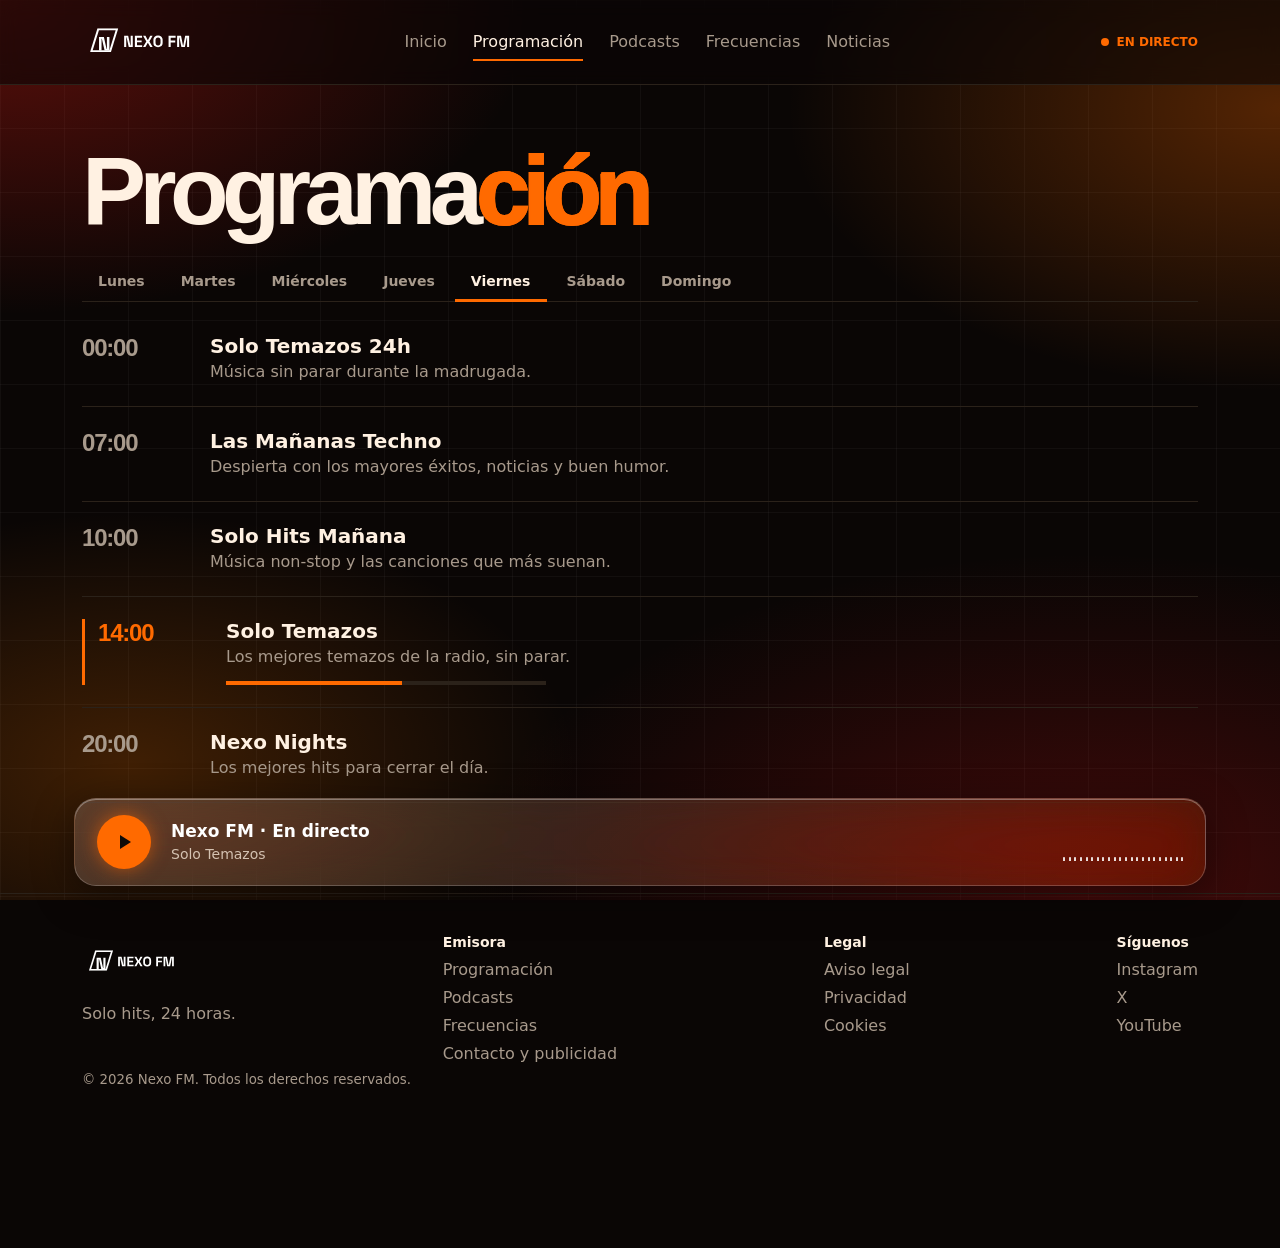
<file: programacion.html>
<!DOCTYPE html><html lang="es"><head><meta charset="UTF-8"><meta http-equiv="Content-Security-Policy" content="default-src 'none'; script-src 'self'; style-src 'self' https://fonts.googleapis.com; style-src-attr 'unsafe-inline'; font-src https://fonts.gstatic.com; img-src 'self' data: https://i.scdn.co https://*.mzstatic.com; media-src 'self' https:; connect-src 'self' https://api.zeno.fm https://*.workers.dev https://itunes.apple.com; base-uri 'none'; form-action 'none'; object-src 'none'"><meta name="referrer" content="strict-origin-when-cross-origin"><meta name="viewport" content="width=device-width, initial-scale=1"><title>Programación | NEXO FM</title><meta name="theme-color" content="#0e0b08"><link rel="icon" href="data:image/svg+xml,%3Csvg xmlns=%27http://www.w3.org/2000/svg%27 viewBox=%270 0 64 64%27%3E%3Crect width=%2764%27 height=%2764%27 rx=%2714%27 fill=%27%23ff6a00%27/%3E%3Cpath d=%27M18 46V18l28 28V18%27 fill=%27none%27 stroke=%27%23000%27 stroke-width=%277%27 stroke-linejoin=%27round%27/%3E%3C/svg%3E"><link href="https://fonts.googleapis.com/css2?family=Unbounded:wght@500;800&family=Space+Grotesk:wght@400;500;600;700&display=swap" rel="stylesheet"><link rel="stylesheet" href="mega.css?v=3"></head>
<body data-p="p"><div id="top"></div>
<main><section class="hero"><div class="wrap"><h1 style="font-size:clamp(40px,8vw,96px)">Programa<span class="o" style="display:inline">ción</span></h1></div></section>
<div class="wrap"><div class="tabs" id="tabs" role="tablist" aria-label="Día de la semana"></div><div id="list"></div></div></main>
<div id="foot"></div><script src="nexo-data.js?v=3"></script><script src="nexo-cover.js?v=3"></script><script src="mega.js?v=3"></script></body></html>
</file>
<file: mega.css>
:root{--o:#ff6a00;--k:#0e0b08;--p:#17120e;--l:#2b221a;--c:#fff1e2;--m:#a89a8c;--fd:'Unbounded',sans-serif;--fb:'Space Grotesk',system-ui,sans-serif}
*{box-sizing:border-box}html{scroll-behavior:smooth;overflow-x:hidden;scrollbar-width:none;-ms-overflow-style:none}html::-webkit-scrollbar,body::-webkit-scrollbar,*::-webkit-scrollbar{display:none;width:0;height:0}
body{margin:0;overflow-x:hidden;max-width:100%;background:var(--k);color:var(--c);font:400 16px/1.5 var(--fb);padding-bottom:104px;
 background-image:linear-gradient(var(--l) 1px,transparent 1px),linear-gradient(90deg,var(--l) 1px,transparent 1px);background-size:64px 64px;background-attachment:fixed;background-blend-mode:soft-light}
a{color:inherit;text-decoration:none}
.wrap{max-width:1160px;margin:0 auto;padding:0 22px}
:focus-visible{outline:3px solid var(--o);outline-offset:3px}
.logo{font:800 24px var(--fd);letter-spacing:-.06em;display:flex;gap:6px;align-items:center}
.logo b{background:var(--o);color:var(--k);padding:0 8px;border-radius:6px}
.nav{position:sticky;top:0;z-index:30;background:rgba(14,11,8,.86);backdrop-filter:blur(10px);border-bottom:1px solid var(--l)}
.nav .wrap{display:flex;align-items:center;justify-content:space-between;height:68px;gap:20px}
.nav nav{display:flex;gap:26px;font-weight:500}
.nav nav a{position:relative;padding:6px 0;color:var(--m)}
.nav nav a:hover,.nav nav a[aria-current]{color:var(--c)}
.nav nav a[aria-current]::after{content:"";position:absolute;left:0;right:0;bottom:-1px;height:2px;background:var(--o)}
.live{font:600 12px var(--fb);display:flex;gap:8px;align-items:center;color:var(--o)}
.live::before{content:"";width:8px;height:8px;border-radius:50%;background:var(--o);animation:bl 1.4s steps(2) infinite}@keyframes bl{50%{opacity:.15}}
.hero{padding:64px 0 28px}
.hero .wrap{display:grid;grid-template-columns:1.25fr 1fr;gap:36px;align-items:end}
h1{font:800 clamp(56px,11vw,150px)/.88 var(--fd);letter-spacing:-.07em;margin:0}
h1 span{display:block}
h1 .o{color:transparent;-webkit-text-stroke:2px var(--o);background:linear-gradient(var(--o),var(--o)) no-repeat 0 0/0% 100%;-webkit-background-clip:text;background-clip:text;transition:background-size .7s cubic-bezier(.7,0,.2,1)}
body.lock h1 .o{background-size:100% 100%}
.sub{max-width:34ch;color:var(--m);font-size:18px;margin:22px 0 0}
.ch{background:var(--p);clip-path:polygon(0 0,calc(100% - 22px) 0,100% 22px,100% 100%,22px 100%,0 calc(100% - 22px));padding:26px 28px}
.now small{color:var(--o);font:600 12px var(--fb);letter-spacing:.1em}
.now h2{font:800 clamp(22px,3vw,32px)/1.1 var(--fd);letter-spacing:-.04em;margin:8px 0 4px}
.now p{margin:0;color:var(--m)}
.pg{height:4px;background:var(--l);margin:18px 0 8px}.pg i{display:block;height:100%;width:0;background:var(--o);transition:width 1.2s ease-out}
.eq{display:flex;gap:3px;align-items:flex-end;height:44px}.eq i{flex:1;height:100%;background:var(--o);transform:scaleY(.1);transform-origin:bottom;animation:eq var(--d,.7s) ease-in-out var(--s,0s) infinite alternate paused}
.eq.live i,body.on .eq i{animation-play-state:running}@keyframes eq{to{transform:scaleY(1)}}
.pb{width:56px;height:56px;border:0;border-radius:50%;background:var(--o);color:var(--k);cursor:pointer;display:grid;place-items:center;flex:none;transition:transform .2s}
.pb:active{transform:scale(.92)}.pb svg{width:24px;height:24px;fill:currentColor}
.cta{display:flex;gap:14px;align-items:center;margin-top:18px}
.dial{margin:34px 0 0;user-select:none;touch-action:none}
.scale{position:relative;height:96px;border-block:1px solid var(--l);cursor:ew-resize}
.t{position:absolute;bottom:0;width:1px;height:14px;background:var(--m)}.t.b{height:26px;background:var(--c)}
.n{position:absolute;bottom:34px;transform:translateX(-50%);font:500 11px var(--fb);color:var(--m)}
.needle{position:absolute;top:-10px;bottom:-10px;width:2px;background:var(--o);box-shadow:0 0 14px var(--o);transform:translateX(-1px)}
.needle::before{content:"";position:absolute;top:0;left:-5px;border:6px solid transparent;border-top-color:var(--o);border-bottom:0}
.st{position:absolute;top:10px;width:16px;height:16px;margin-left:-8px;border-radius:50%;border:2px solid var(--o);background:var(--k);cursor:pointer;padding:0}
.st:hover{background:var(--o)}
.ro{display:flex;align-items:baseline;gap:16px;margin-top:14px}
.ro b{font:800 clamp(40px,6vw,64px) var(--fd);letter-spacing:-.05em;color:var(--m);transition:color .2s}
.dial.tuned .ro b{color:var(--o)}.ro span{color:var(--m)}.dial.tuned .ro span{color:var(--c)}
.tk{margin-top:56px;background:var(--o);color:var(--k);overflow:hidden;white-space:nowrap;width:100%}
.tk div{display:inline-block;padding:14px 0;font:800 20px var(--fd);letter-spacing:-.04em;animation:mq 40s linear infinite}@keyframes mq{to{transform:translateX(-50%)}}
.sec{padding:76px 0 0}
.sec h2.t2{font:800 clamp(30px,5vw,56px)/1 var(--fd);letter-spacing:-.06em;margin:0 0 28px}
.two{display:grid;grid-template-columns:1.5fr 1fr;gap:26px}
.top li{list-style:none;display:grid;grid-template-columns:56px 1fr 24px;align-items:center;gap:14px;padding:14px 8px;border-bottom:1px solid var(--l);transition:background .25s,padding .25s,color .25s}
.top{margin:0;padding:0}.top li:hover{background:var(--o);color:var(--k);padding-left:18px}
.top li:hover small{color:var(--k)}
.top em{font:800 28px var(--fd);font-style:normal;letter-spacing:-.06em;color:var(--o)}.top li:hover em{color:var(--k)}
.top b{display:block;font-weight:700}.top small{color:var(--m)}.up{color:#7dd87d}.dn{color:#ff6a6a}
.top li{opacity:0;transform:translateX(-24px);transition:opacity .5s,transform .5s,background .25s,padding .25s,color .25s}
.top.v li{opacity:1;transform:none;transition-delay:calc(var(--i)*70ms),calc(var(--i)*70ms),0s,0s,0s}
.news{display:grid;gap:18px}
.nw{border-left:3px solid var(--o);padding:6px 0 6px 18px}.nw h3{font:700 20px/1.2 var(--fb);margin:0 0 6px}.nw p{margin:0;color:var(--m)}
.band{margin-top:76px;border:1px solid var(--o);display:flex;align-items:center;justify-content:space-between;gap:20px;padding:34px;flex-wrap:wrap}
.band h3{margin:0;font:800 clamp(26px,4vw,44px) var(--fd);letter-spacing:-.05em}
.btn{background:var(--o);color:var(--k);border:0;padding:14px 26px;font:700 15px var(--fb);cursor:pointer;display:inline-block;clip-path:polygon(0 0,calc(100% - 12px) 0,100% 12px,100% 100%,12px 100%,0 calc(100% - 12px));transition:transform .2s}
.btn:hover{transform:translateX(4px)}
.tabs{position:relative;display:flex;gap:4px;flex-wrap:wrap;border-bottom:1px solid var(--l);margin-bottom:10px}
.tabs button{background:none;border:0;color:var(--m);font:600 14px var(--fb);padding:12px 16px;cursor:pointer}.tabs button[aria-selected=true]{color:var(--c)}
.tabs u{position:absolute;bottom:-1px;height:3px;background:var(--o);transition:left .35s cubic-bezier(.7,0,.2,1),width .35s cubic-bezier(.7,0,.2,1)}
.row{display:grid;grid-template-columns:110px 1fr;gap:18px;padding:22px 0;border-bottom:1px solid var(--l);position:relative}
.row time{font:800 24px var(--fd);letter-spacing:-.05em;color:var(--m)}.row h3{margin:0;font:700 20px var(--fb)}.row p{margin:2px 0 0;color:var(--m)}
.row.on time{color:var(--o)}.row.on{padding-left:16px}.row.on::before{content:"";position:absolute;left:0;top:22px;bottom:22px;width:3px;background:var(--o)}
.row .pg{margin:12px 0 0;max-width:320px}.row .pg i{transition:none}
.fr{display:grid;grid-template-columns:repeat(3,1fr);gap:22px;margin-top:56px}
.fc b{display:block;font:800 clamp(44px,6vw,72px)/1 var(--fd);letter-spacing:-.07em;color:var(--o)}.fc h3{margin:0 0 10px;font:600 16px var(--fb);color:var(--m)}.fc p{margin:10px 0 0}.fc.s b{color:var(--m);font-size:30px;padding:16px 0}
.ft{margin-top:90px;border-top:1px solid var(--l);padding:40px 0 30px;color:var(--m)}
.ft .wrap{display:flex;flex-wrap:wrap;justify-content:space-between;gap:24px}.ft a{display:block;margin:4px 0}.ft a:hover{color:var(--o)}.ft h4{margin:0 0 8px;color:var(--c);font:600 14px var(--fb)}.ft .logo{color:var(--c)}
.bar{position:fixed;inset:auto 0 0;z-index:40;background:rgba(23,18,14,.94);backdrop-filter:blur(10px);border-top:1px solid var(--o);height:68px}
.bar .wrap{display:flex;align-items:center;gap:16px;height:100%}.bar .pb{width:44px;height:44px}.bar .pb svg{width:20px;height:20px}
.bar .i{flex:1;min-width:0}.bar b,.bar small{display:block;white-space:nowrap;overflow:hidden;text-overflow:ellipsis}.bar small{color:var(--m);font-size:13px}.bar .eq{width:90px;height:30px}
@media(max-width:820px){.g3,.g2,.now2{grid-template-columns:1fr}.hero .wrap,.two,.fr{grid-template-columns:1fr}.nav nav{display:none}.bar .eq{display:none}.row{grid-template-columns:76px 1fr}}
@media(prefers-reduced-motion:reduce){*{animation:none!important;transition:none!important}.top li{opacity:1;transform:none}body{background-attachment:scroll}}

.sec{padding-top:76px}.wrap>.sec:first-child{padding-top:40px}
.g3{display:grid;grid-template-columns:repeat(3,1fr);gap:22px}.g2{display:grid;grid-template-columns:1fr 1fr;gap:22px}
.now2{display:grid;grid-template-columns:1.4fr 1fr;gap:22px;margin-top:8px}
.ch h3{font:700 20px var(--fb);margin:0 0 6px}.ch p{margin:0;color:var(--m)}.ch a{color:var(--o)}
.av{width:64px;height:64px;border-radius:50%;background:var(--o);color:var(--k);font:800 22px var(--fd);display:grid;place-items:center;margin-bottom:14px}
.fm label{display:block;font:600 13px var(--fb);color:var(--m);margin:12px 0 4px}
.fm input,.fm textarea{width:100%;background:var(--k);border:1px solid var(--l);color:var(--c);padding:12px;font:400 16px var(--fb)}
.fm input:focus,.fm textarea:focus{border-color:var(--o);outline:0}.fm .btn{margin-top:16px}
.soc{display:flex;gap:12px;flex-wrap:wrap}.soc a{border:1px solid var(--o);padding:10px 18px;font-weight:600}.soc a:hover{background:var(--o);color:var(--k)}
.lg h2{font:800 24px var(--fd);letter-spacing:-.04em;margin:40px 0 10px}.lg p{color:var(--m);max-width:70ch}

.logo img{display:block;height:40px;width:auto;max-width:180px;object-fit:contain}.ft .logo img{height:34px}
.bar{inset:auto 14px 14px;max-width:1132px;margin:0 auto;height:72px;border:1px solid rgba(255,255,255,.2);border-radius:22px;
 background:linear-gradient(135deg,rgba(255,255,255,.16),rgba(255,106,0,.14));
 -webkit-backdrop-filter:blur(20px) saturate(170%);backdrop-filter:blur(20px) saturate(170%);
 box-shadow:0 10px 40px rgba(0,0,0,.45),inset 0 1px 0 rgba(255,255,255,.35)}
.bar .wrap{padding:0 16px}.bar .pb{box-shadow:0 0 18px rgba(255,106,0,.55)}.bar b{color:#fff}.bar small{color:rgba(255,241,226,.75)}
.bar .eq i{background:rgba(255,255,255,.85)}
@media(max-width:820px){.bar{inset:auto 8px 8px;border-radius:18px}}
@supports not ((backdrop-filter:blur(1px)) or (-webkit-backdrop-filter:blur(1px))){.bar{background:rgba(23,18,14,.95)}}

/* Fondo: negro con degradados rojos y naranjas */
body{background-color:#0a0605;background-blend-mode:normal;background-attachment:fixed;padding-bottom:128px;
 background-image:
  radial-gradient(ellipse 60% 50% at 0% 0%,rgba(230,30,20,.38),transparent 70%),
  radial-gradient(ellipse 55% 45% at 100% 12%,rgba(255,106,0,.30),transparent 70%),
  radial-gradient(ellipse 70% 55% at 85% 100%,rgba(200,20,20,.30),transparent 70%),
  radial-gradient(ellipse 50% 40% at 10% 85%,rgba(255,120,0,.22),transparent 70%),
  linear-gradient(rgba(255,255,255,.035) 1px,transparent 1px),linear-gradient(90deg,rgba(255,255,255,.035) 1px,transparent 1px);
 background-size:auto,auto,auto,auto,64px 64px,64px 64px}
.nav{background:rgba(10,6,5,.6)}
.ch{background:linear-gradient(145deg,rgba(255,255,255,.07),rgba(255,70,20,.07) 60%,rgba(20,10,6,.6))}

/* Widget "Ahora suena": más aire */
.hero .wrap>*{min-width:0}
.now{padding:34px 36px;display:flex;flex-direction:column;gap:6px;background:linear-gradient(145deg,rgba(255,255,255,.12),rgba(255,90,20,.14) 55%,rgba(30,10,6,.55));-webkit-backdrop-filter:blur(16px);backdrop-filter:blur(16px)}
.now h2{font-size:clamp(22px,2.6vw,30px);line-height:1.2;margin:10px 0 6px;overflow-wrap:anywhere}
.now p{line-height:1.5}.now .pg{margin:20px 0 14px}
.now .cta{margin-top:22px;gap:20px}.now .cta .pb{width:64px;height:64px;box-shadow:0 0 24px rgba(255,106,0,.55)}
.now .cta .eq{height:52px;gap:4px}

/* Barra del reproductor: más alta y con espacio */
.bar{height:88px}
.bar .wrap{gap:20px;padding:0 22px}
.bar .pb{width:54px;height:54px}.bar .pb svg{width:24px;height:24px}
.bar .i{display:flex;flex-direction:column;gap:3px}
.bar b{font-size:17px;line-height:1.25}.bar small{font-size:14px;line-height:1.3}
.bar .eq{width:120px;height:38px;gap:4px}
@media(max-width:820px){.bar{height:80px}.bar .wrap{gap:14px;padding:0 16px}.bar b{font-size:15px}body{padding-bottom:112px}.now{padding:26px 22px}}

/* Hero a una columna (el titular ya no choca con nada) */
.hero .wrap{grid-template-columns:1fr}
h1{overflow-wrap:normal}
/* Widget Ahora suena: tarjeta ancha bajo el dial */
.now{margin-top:44px;display:grid;grid-template-columns:1.2fr 1fr;gap:40px;align-items:center}
.now .song{color:var(--o);font-weight:600;margin-top:10px}.now .song:empty{display:none}.now .song::before{content:"♪ "}
@media(max-width:820px){.now{grid-template-columns:1fr;gap:20px}}

/* Logo más grande, siempre proporcional */
.nav .wrap{height:84px}
.logo img{height:56px;width:auto;max-width:min(300px,60vw);object-fit:contain}
.ft .logo img{height:48px}
@media(max-width:820px){.nav .wrap{height:72px}.logo img{height:44px}.ft .logo img{height:40px}}

/* Podcasts */
.pods{display:grid;grid-template-columns:repeat(3,1fr);gap:22px;margin-top:56px}
.pod{display:flex;flex-direction:column}
.pod small{color:var(--o);font:600 12px var(--fb);letter-spacing:.06em}
.pod h3{margin:10px 0 8px;font:700 20px/1.2 var(--fb)}
.pod .cta{margin-top:auto;padding-top:20px}
.pod .pg{flex:1;margin:0}.pod .pg i{transition:none}
.pod .soon{margin-top:auto;padding-top:20px;color:var(--o);font-weight:600}
.pods>p.ch{grid-column:1/-1}
@media(max-width:820px){.pods{grid-template-columns:1fr}}

/* Reproductor de podcasts */
.pods{display:block;margin-top:28px}
.pl{margin-top:48px;padding:34px 36px}
.pl small{color:var(--o);font:600 12px var(--fb);letter-spacing:.06em}
.pl h2{font:800 clamp(22px,3vw,34px)/1.15 var(--fd);letter-spacing:-.04em;margin:8px 0 24px;overflow-wrap:anywhere}
.pr{display:flex;align-items:center;gap:14px;color:var(--m);font:500 14px var(--fb);font-variant-numeric:tabular-nums}
.pr span{min-width:44px}.pr span:last-child{text-align:right}
.pl input[type=range]{-webkit-appearance:none;appearance:none;flex:1;height:4px;margin:0;border-radius:0;cursor:pointer;background:linear-gradient(90deg,var(--o) var(--v,0%),var(--l) var(--v,0%))}
.pl input[type=range]:disabled{opacity:.4;cursor:default}
.pl input[type=range]::-webkit-slider-thumb{-webkit-appearance:none;width:16px;height:16px;border-radius:50%;background:var(--o);border:2px solid var(--k);box-shadow:0 0 10px rgba(255,106,0,.6)}
.pl input[type=range]::-moz-range-thumb{width:14px;height:14px;border-radius:50%;background:var(--o);border:2px solid var(--k)}
.pcn{display:flex;align-items:center;gap:14px;flex-wrap:wrap;margin-top:22px}
.pcn .pb{width:64px;height:64px;box-shadow:0 0 24px rgba(255,106,0,.55)}.pcn .pb:disabled{opacity:.4;box-shadow:none;cursor:default}
.sk{background:none;border:1px solid var(--o);color:var(--c);font:700 14px var(--fb);padding:10px 14px;min-width:56px;cursor:pointer}
.sk:hover:not(:disabled){background:var(--o);color:var(--k)}.sk:disabled{opacity:.4;cursor:default}
.vl{margin-left:auto;display:flex;align-items:center;gap:10px;color:var(--m);font-size:13px}.vl input{width:110px;flex:none}
.pe{color:#ff6a6a;margin:14px 0 0;min-height:1.5em}
.ep{display:grid;grid-template-columns:56px 1fr;gap:18px;align-items:center;padding:20px 0;border-bottom:1px solid var(--l)}
.ep small{color:var(--m);font:500 13px var(--fb)}.ep h3{margin:2px 0 0;font:700 20px var(--fb)}.ep p{margin:2px 0 0;color:var(--m)}
.ep.on h3{color:var(--o)}
.pb.off{background:var(--l);color:var(--m);cursor:default}
@media(max-width:820px){.pl{padding:24px 20px}.vl{margin-left:0;width:100%}.vl input{flex:1}}
.cover{width:120px;height:120px;border-radius:12px;object-fit:cover;margin-top:12px;box-shadow:0 8px 24px rgba(0,0,0,.4)}
.cover[hidden]{display:none}
.bar .cover{width:56px;height:56px;margin:0;border-radius:10px;flex:none;box-shadow:none}

/* Ahora suena: banda a todo el ancho con la carátula difuminada de fondo, hasta el ticker */
.nowband{position:relative;margin-top:44px;overflow:hidden;isolation:isolate;background:linear-gradient(145deg,rgba(255,90,20,.18),rgba(30,10,6,.7))}
.nowband::after{content:"";position:absolute;inset:0;z-index:-1;background:linear-gradient(180deg,rgba(10,6,5,.35),rgba(10,6,5,.6))}
.nbg{position:absolute;inset:-70px;z-index:-2;background-position:center;background-size:cover;background-repeat:no-repeat;filter:blur(46px) saturate(1.5) brightness(.65);transform:scale(1.1);opacity:0;transition:opacity .9s ease}
.nbg.on{opacity:1}
.nowband .wrap{padding-top:48px;padding-bottom:48px}
.nowband .now{margin-top:0;padding:0;background:none;clip-path:none;-webkit-backdrop-filter:none;backdrop-filter:none}
.now-main{display:flex;align-items:center;gap:28px;min-width:0}
.now-txt{min-width:0}
.nowband .cover{width:150px;height:150px;margin:0;border-radius:14px;box-shadow:0 14px 40px rgba(0,0,0,.55)}
.nowband .now h2,.nowband .now p{text-shadow:0 2px 14px rgba(0,0,0,.55)}
.nowband .now p{color:rgba(255,241,226,.82)}
.nowband .now .song{color:#fff}
.nowband .pg{background:rgba(255,255,255,.22)}
.nowband+.tk{margin-top:0}
@media(max-width:820px){.nowband .wrap{padding-top:34px;padding-bottom:34px}.nowband .cover{width:96px;height:96px}.now-main{gap:16px}}

/* Sin carátula clara: logo de la emisora, entero y sin recortar */
.cover.logo{object-fit:contain;background:rgba(0,0,0,.35);padding:12px}
.bar .cover.logo{padding:6px}

/* Móvil: la carátula nunca se encoge y el desenfoque usa el prefijo de Safari */
.nowband .cover{flex:none}
.nbg{-webkit-filter:blur(46px) saturate(1.5) brightness(.65)}
</file>
<file: nexo.css>
:root{--ac:#ff7a1a;--bg:#0a0908;--sf:#151210;--ink:#f6f2ee;--mut:#a59d96;--ln:#2b2622;--on:#000;--rad:0;--fd:Anton,Impact,sans-serif;--fb:'Space Grotesk',system-ui,sans-serif;--pbg:rgba(21,18,16,.95);
box-sizing:border-box;padding-top:env(safe-area-inset-top,0px);padding-bottom:env(safe-area-inset-bottom,0px)}
*{box-sizing:border-box}
html{height:100%;scroll-behavior:smooth;scroll-padding-top:90px}
body{margin:0;min-height:100%;background:var(--bg);color:var(--ink);font:400 16px/1.55 var(--fb);padding-bottom:120px;overflow-x:hidden}
a{color:inherit;text-decoration:none}button{font:inherit;cursor:pointer}
h1,h2,h3,h4{margin:0;font-family:var(--fd);font-weight:400;line-height:1}
:focus-visible{outline:3px solid var(--ac);outline-offset:2px}
.wrap{max-width:1200px;margin:0 auto;padding:0 22px}
.dot{width:8px;height:8px;border-radius:50%;background:currentColor;display:inline-block;animation:bl 1.4s infinite}@keyframes bl{50%{opacity:.2}}
.btn{background:var(--ac);color:var(--on);border:0;padding:12px 22px;font-weight:700;font-size:13px;letter-spacing:.06em;text-transform:uppercase;border-radius:var(--rad);transition:.2s}
.btn:hover{transform:translateY(-2px)}
.pbtn{width:76px;height:76px;border-radius:50%;background:var(--ac);color:var(--on);border:0;display:grid;place-items:center;flex:none;transition:transform .2s}
.pbtn:hover{transform:scale(1.08)}.pbtn svg{width:30px;height:30px;fill:currentColor}
.pg{height:6px;background:var(--ln);margin-top:14px;border-radius:9px;overflow:hidden}.pg i{display:block;height:100%;width:0;background:var(--ac);transition:width 1s linear}
.pgt{display:flex;justify-content:space-between;font-size:12px;color:var(--mut);margin-top:6px}
section{padding-top:84px}
.tabs{display:flex;gap:6px;flex-wrap:wrap;margin-bottom:22px}
.tabs button{position:relative;border:2px solid var(--ln);background:none;color:var(--ink);padding:9px 18px;font-weight:700;font-size:13px;letter-spacing:.06em;text-transform:uppercase;border-radius:var(--rad);transition:.2s}
.tabs button:hover{border-color:var(--ac)}
.tabs button[aria-selected=true]{background:var(--ac);border-color:var(--ac);color:var(--on)}
.td{position:absolute;top:5px;right:6px;width:5px;height:5px;border-radius:50%;background:var(--ac)}
.tabs button[aria-selected=true] .td{background:var(--on)}
.sched{display:grid;grid-template-columns:repeat(3,1fr);gap:16px}
@media(max-width:900px){.sched{grid-template-columns:1fr 1fr}}
@media(max-width:560px){.sched{grid-template-columns:1fr}}
.card{position:relative;background:var(--sf);border:2px solid var(--ln);border-radius:var(--rad);overflow:hidden;opacity:0;transform:translateY(14px);animation:in .5s cubic-bezier(.2,.7,.2,1) forwards;animation-delay:calc(var(--k)*60ms);transition:border-color .25s}
@keyframes in{to{opacity:1;transform:none}}
.card:hover,.card.cur{border-color:var(--ac)}
.card .im{aspect-ratio:16/10;background:#111;overflow:hidden;position:relative}
.card .im img{width:100%;height:100%;object-fit:cover;display:block;filter:grayscale(1);transition:transform .6s,filter .4s}
.card:hover .im img,.card.cur .im img{transform:scale(1.06);filter:none}
.card .bd{padding:16px 18px 18px}
.card .hh{font:400 28px var(--fd);color:var(--ac)}.card .hh span{color:var(--mut);font-size:17px}
.card h3{font-size:24px;margin:6px 0}
.card p{margin:0;color:var(--mut);font-size:14.5px}
.card .st{margin-top:10px;font-size:12.5px;font-weight:700;letter-spacing:.04em;color:var(--mut);min-height:19px;text-transform:uppercase}
.card.cur .st{color:var(--ac)}
.pgc{height:5px;background:var(--ln);margin-top:8px}.pgc i{display:block;height:100%;background:var(--ac);transition:width 1s linear}
.air{position:absolute;top:12px;left:12px;z-index:2;background:var(--ac);color:var(--on);font-weight:700;font-size:11px;letter-spacing:.1em;padding:4px 10px;border-radius:99px;display:flex;align-items:center;gap:6px}
.ok{display:none;font-weight:700;margin-top:10px}.sent .ok{display:block}
footer{border-top:2px solid var(--ln);margin-top:90px;padding:44px 0 30px}
.fg{display:flex;flex-wrap:wrap;gap:30px 60px;justify-content:space-between}
.fg h2{font-size:18px;color:var(--ac);margin-bottom:12px}
.fg a{display:block;margin-bottom:8px;color:var(--ink)}.fg a:hover{color:var(--ac)}
.fg p{color:var(--mut);font-size:14px;max-width:30ch;margin:8px 0 0}
.fb{display:flex;justify-content:space-between;flex-wrap:wrap;gap:10px;margin-top:30px;padding-top:18px;border-top:1px solid var(--ln);color:var(--mut);font-size:13px}
.fb a:hover{color:var(--ac)}
dialog{border:2px solid var(--ac);border-radius:var(--rad);width:min(560px,92vw);padding:30px;background:var(--sf);color:var(--ink)}
dialog::backdrop{background:rgba(0,0,0,.75)}
dialog h2{font-size:30px;margin:0 36px 14px 0}dialog p{color:var(--mut);margin:0 0 12px}dialog a{color:var(--ac);font-weight:700}
dialog .x{position:absolute;top:12px;right:16px;background:none;border:0;color:var(--ink);font-size:30px;line-height:1}
.toast{position:fixed;left:50%;bottom:120px;transform:translateX(-50%);background:var(--ink);color:var(--bg);padding:10px 18px;font-weight:700;font-size:14px;z-index:60;opacity:0;pointer-events:none;transition:opacity .25s;border-radius:99px}
.toast.show{opacity:1}
.player{position:fixed;left:50%;transform:translateX(-50%);bottom:calc(12px + env(safe-area-inset-bottom,0px));width:min(1000px,calc(100% - 20px));z-index:40;background:var(--pbg);backdrop-filter:blur(16px);-webkit-backdrop-filter:blur(16px);border:2px solid var(--ac);border-radius:calc(var(--rad)*.8);overflow:hidden;box-shadow:0 18px 50px rgba(0,0,0,.4);color:var(--ink)}
.ppg{height:4px;background:var(--ln)}.ppg i{display:block;height:100%;width:0;background:var(--ac);transition:width 1s linear}
.player .in{display:flex;align-items:center;gap:14px;padding:10px 14px}
.cv{width:56px;height:56px;overflow:hidden;flex:none;background:#222;border-radius:calc(var(--rad)*.5)}
.cv img{width:100%;height:100%;object-fit:cover;display:block}
.pi{flex:1;min-width:0}
.pb{display:flex;align-items:center;gap:7px;font-size:11px;font-weight:700;letter-spacing:.1em;text-transform:uppercase;color:var(--ac);white-space:nowrap;overflow:hidden;text-overflow:ellipsis}
.pt{font:400 20px var(--fd);white-space:nowrap;overflow:hidden;text-overflow:ellipsis}
.pa{font-size:13px;color:var(--mut);white-space:nowrap;overflow:hidden;text-overflow:ellipsis}
.wf{display:flex;align-items:center;gap:3px;height:44px;flex:none}
.wf i{width:3px;height:6px;background:var(--ln);border-radius:2px}
.playing .wf i{background:var(--ac);animation:w 1s ease-in-out infinite}
@keyframes w{50%{height:36px}}
.wf i:nth-child(3n){animation-delay:.2s}.wf i:nth-child(3n+1){animation-delay:.45s}.wf i:nth-child(4n){animation-delay:.7s}
.vc{display:flex;align-items:center;gap:6px;flex:none}
.mt{background:none;border:0;color:var(--ink);width:40px;height:40px;display:grid;place-items:center}
.mt svg{width:22px;height:22px;stroke:currentColor;fill:none;stroke-width:1.8;stroke-linecap:round;stroke-linejoin:round}
.vol{width:90px;accent-color:var(--ac)}
.player .pbtn{width:54px;height:54px}.player .pbtn svg{width:24px;height:24px}
@media(max-width:760px){.wf{display:none}}
@media(max-width:560px){.vol{display:none}.pt{font-size:17px}}
@media(prefers-reduced-motion:reduce){*{animation:none!important;transition:none!important}.card{opacity:1;transform:none}}
</file>
<file: noticias.css>
/* Nexo FM · estilos de noticias (se usa junto con nexo.css) */
:root{color-scheme:light;--ac:#ff6a00;--bg:#fff1e2;--sf:#fff;--ink:#17110c;--mut:#6d6157;--ln:#17110c;--soft:#ffd9b8;--rad:26px;--fd:'Unbounded',sans-serif;--fb:'Space Grotesk',sans-serif}
*{box-sizing:border-box}
body{background:var(--bg);color:var(--ink);font-family:var(--fb);margin:0;line-height:1.6}
a{color:inherit;text-decoration:none}
img{max-width:100%}
.wrap{max-width:1180px;margin:0 auto;padding:0 22px}
h1,h2,h3{font-family:var(--fd);font-weight:800;letter-spacing:-.04em;line-height:1.05;margin:0}
.btn{display:inline-block;background:var(--sf);color:var(--ink);border:2px solid var(--ln);border-radius:99px;padding:12px 22px;font:700 15px var(--fb);box-shadow:3px 3px 0 var(--ln);cursor:pointer;transition:transform .15s,box-shadow .15s}
.btn:hover{transform:translate(-2px,-2px);box-shadow:5px 5px 0 var(--ln)}
.btn.pri{background:var(--ac)}

/* cabecera */
.top{position:sticky;top:0;z-index:30;background:var(--bg);border-bottom:2px solid var(--ln)}
.top .wrap{display:flex;align-items:center;justify-content:space-between;height:72px;gap:16px}
.logo{font:800 26px var(--fd);letter-spacing:-.06em}
.logo b{background:var(--ac);padding:0 8px;border-radius:12px;margin-left:4px;color:var(--ink)}
.mn{display:flex;gap:20px;font-weight:700}.mn a:hover,.mn a.on{color:var(--ac)}
@media(max-width:760px){.mn{display:none}}
.bar{position:fixed;top:0;left:0;height:4px;width:0;background:var(--ac);z-index:50}

/* portada de noticias */
.nh{padding:54px 0 26px}
.nh h1{font-size:clamp(40px,8vw,96px)}.nh h1 em{font-style:normal;color:var(--ac)}
.nh p{font-size:19px;max-width:46ch;margin:16px 0 0;color:var(--mut)}
.filt{display:flex;gap:10px;flex-wrap:wrap;margin:26px 0 34px}
.filt button{background:var(--sf);color:var(--ink);border:2px solid var(--ln);border-radius:99px;padding:8px 18px;font:700 14px var(--fb);cursor:pointer}
.filt button[aria-pressed=true]{background:var(--ac);box-shadow:3px 3px 0 var(--ln)}
.grid{display:grid;grid-template-columns:repeat(3,1fr);gap:24px;padding-bottom:20px}
@media(max-width:960px){.grid{grid-template-columns:repeat(2,1fr)}}
@media(max-width:620px){.grid{grid-template-columns:1fr}}
.nc{display:flex;flex-direction:column;background:var(--sf);border:2px solid var(--ln);border-radius:var(--rad);box-shadow:6px 6px 0 var(--ln);overflow:hidden;transition:transform .2s,box-shadow .2s}
.nc:hover{transform:translate(-3px,-3px);box-shadow:10px 10px 0 var(--ln)}
.nc img{width:100%;aspect-ratio:16/9;object-fit:cover;display:block;background:var(--soft)}
.nc .tx{padding:20px;display:flex;flex-direction:column;gap:10px;flex:1}
.nc h3{font-size:21px}.nc p{margin:0;color:var(--mut);font-size:15px}
.nc .go{margin-top:auto;font-weight:700;color:var(--ac)}
.nc.big{grid-column:1/-1;flex-direction:row}
.nc.big img{width:55%;aspect-ratio:auto;min-height:320px;height:100%}
.nc.big h3{font-size:clamp(26px,3.4vw,42px)}
@media(max-width:760px){.nc.big{flex-direction:column}.nc.big img{width:100%;min-height:0;aspect-ratio:16/9}}
.meta{display:flex;gap:12px;flex-wrap:wrap;align-items:center;font-size:13px;font-weight:700;color:var(--mut)}
.tag{background:var(--ac);color:var(--ink);border:2px solid var(--ln);border-radius:99px;padding:3px 12px;font-size:12px;letter-spacing:.06em;text-transform:uppercase}
.vacio{display:none;text-align:center;padding:40px 0;color:var(--mut)}

/* artículo */
.art{max-width:820px;margin:0 auto;padding:44px 22px 30px}
.crumbs{font-size:14px;font-weight:700;color:var(--mut);margin-bottom:22px}.crumbs a:hover{color:var(--ac)}
.art h1{font-size:clamp(32px,6vw,60px);margin:16px 0}
.art .lead{font-size:clamp(19px,2.2vw,23px);color:var(--mut);margin:0 0 22px}
.art figure{margin:26px 0;border:2px solid var(--ln);border-radius:var(--rad);box-shadow:8px 8px 0 var(--ln);overflow:hidden;background:var(--sf)}
.art figure img{display:block;width:100%;aspect-ratio:16/9;object-fit:cover;background:var(--soft)}
.art figcaption{padding:10px 16px;font-size:13px;color:var(--mut);border-top:2px solid var(--ln)}
.cuerpo{font-size:19px}
.cuerpo p{margin:0 0 1.2em}
.cuerpo h2{font-size:clamp(24px,3.4vw,34px);margin:1.6em 0 .6em}
.cuerpo ul{padding-left:1.2em;margin:0 0 1.2em}.cuerpo li{margin-bottom:.4em}
.cuerpo blockquote{margin:1.6em 0;padding:22px 24px;background:var(--ac);border:2px solid var(--ln);border-radius:var(--rad);box-shadow:6px 6px 0 var(--ln);font:800 clamp(20px,2.6vw,28px) var(--fd);letter-spacing:-.03em;line-height:1.2}
.cuerpo a{color:var(--ac);font-weight:700;text-decoration:underline}
.acts{display:flex;gap:12px;flex-wrap:wrap;margin:34px 0;padding-top:24px;border-top:2px solid var(--ln)}
.mas{padding:30px 0 70px}.mas h2{font-size:clamp(28px,4.4vw,48px);margin-bottom:22px}.mas h2 em{font-style:normal;color:var(--ac)}

/* pie */
footer{margin-top:40px;background:var(--ink);color:#fff1e2;padding:44px 0 26px}
.fg{display:grid;grid-template-columns:2fr 1fr 1fr;gap:28px}
@media(max-width:700px){.fg{grid-template-columns:1fr}}
.fg h2{font:800 14px var(--fd);letter-spacing:.04em;color:var(--ac);margin-bottom:12px}
.fg a{display:block;margin-bottom:6px;opacity:.85}.fg a:hover{opacity:1;color:var(--ac)}
.fg .logo{color:#fff1e2}.fg p{opacity:.8;max-width:34ch}
.fb{display:flex;justify-content:space-between;flex-wrap:wrap;gap:10px;margin-top:30px;padding-top:18px;border-top:1px solid rgba(255,241,226,.25);font-size:13px;opacity:.8}
.fb a:hover{color:var(--ac)}
</file>
